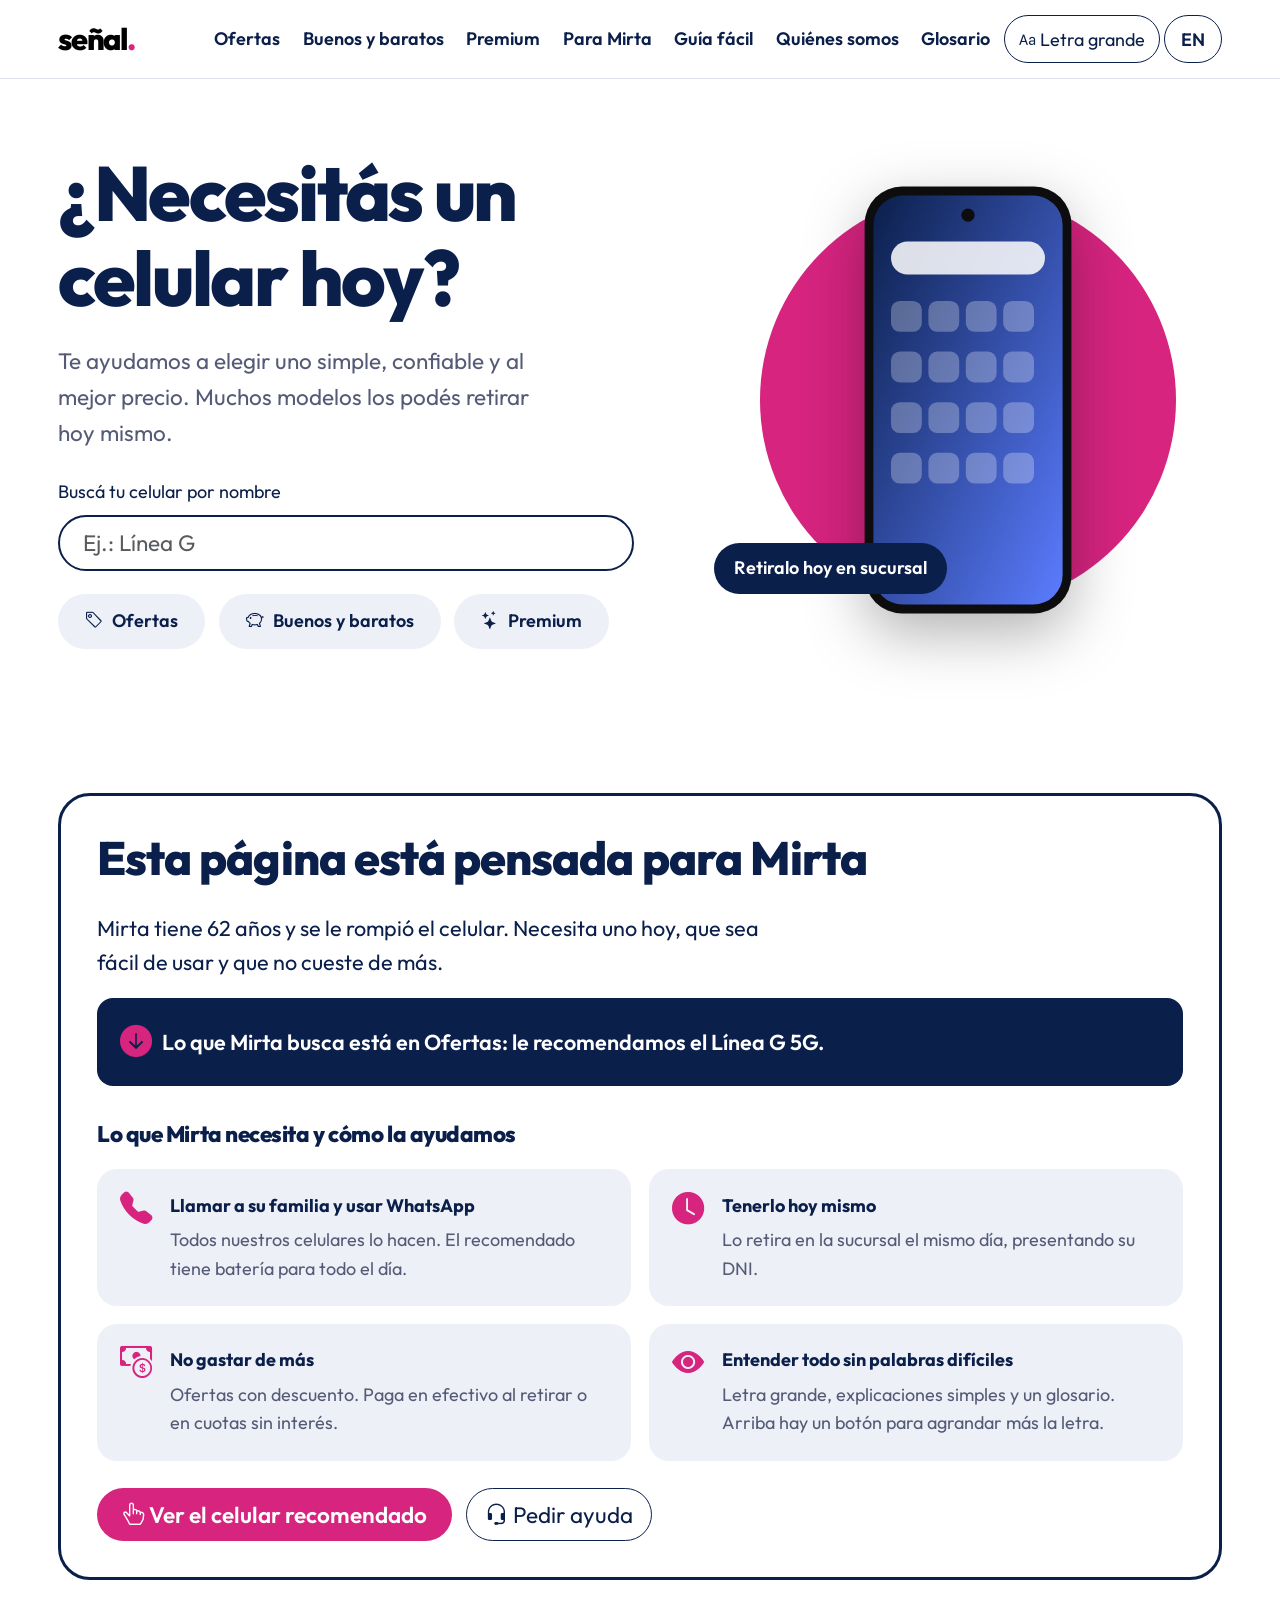
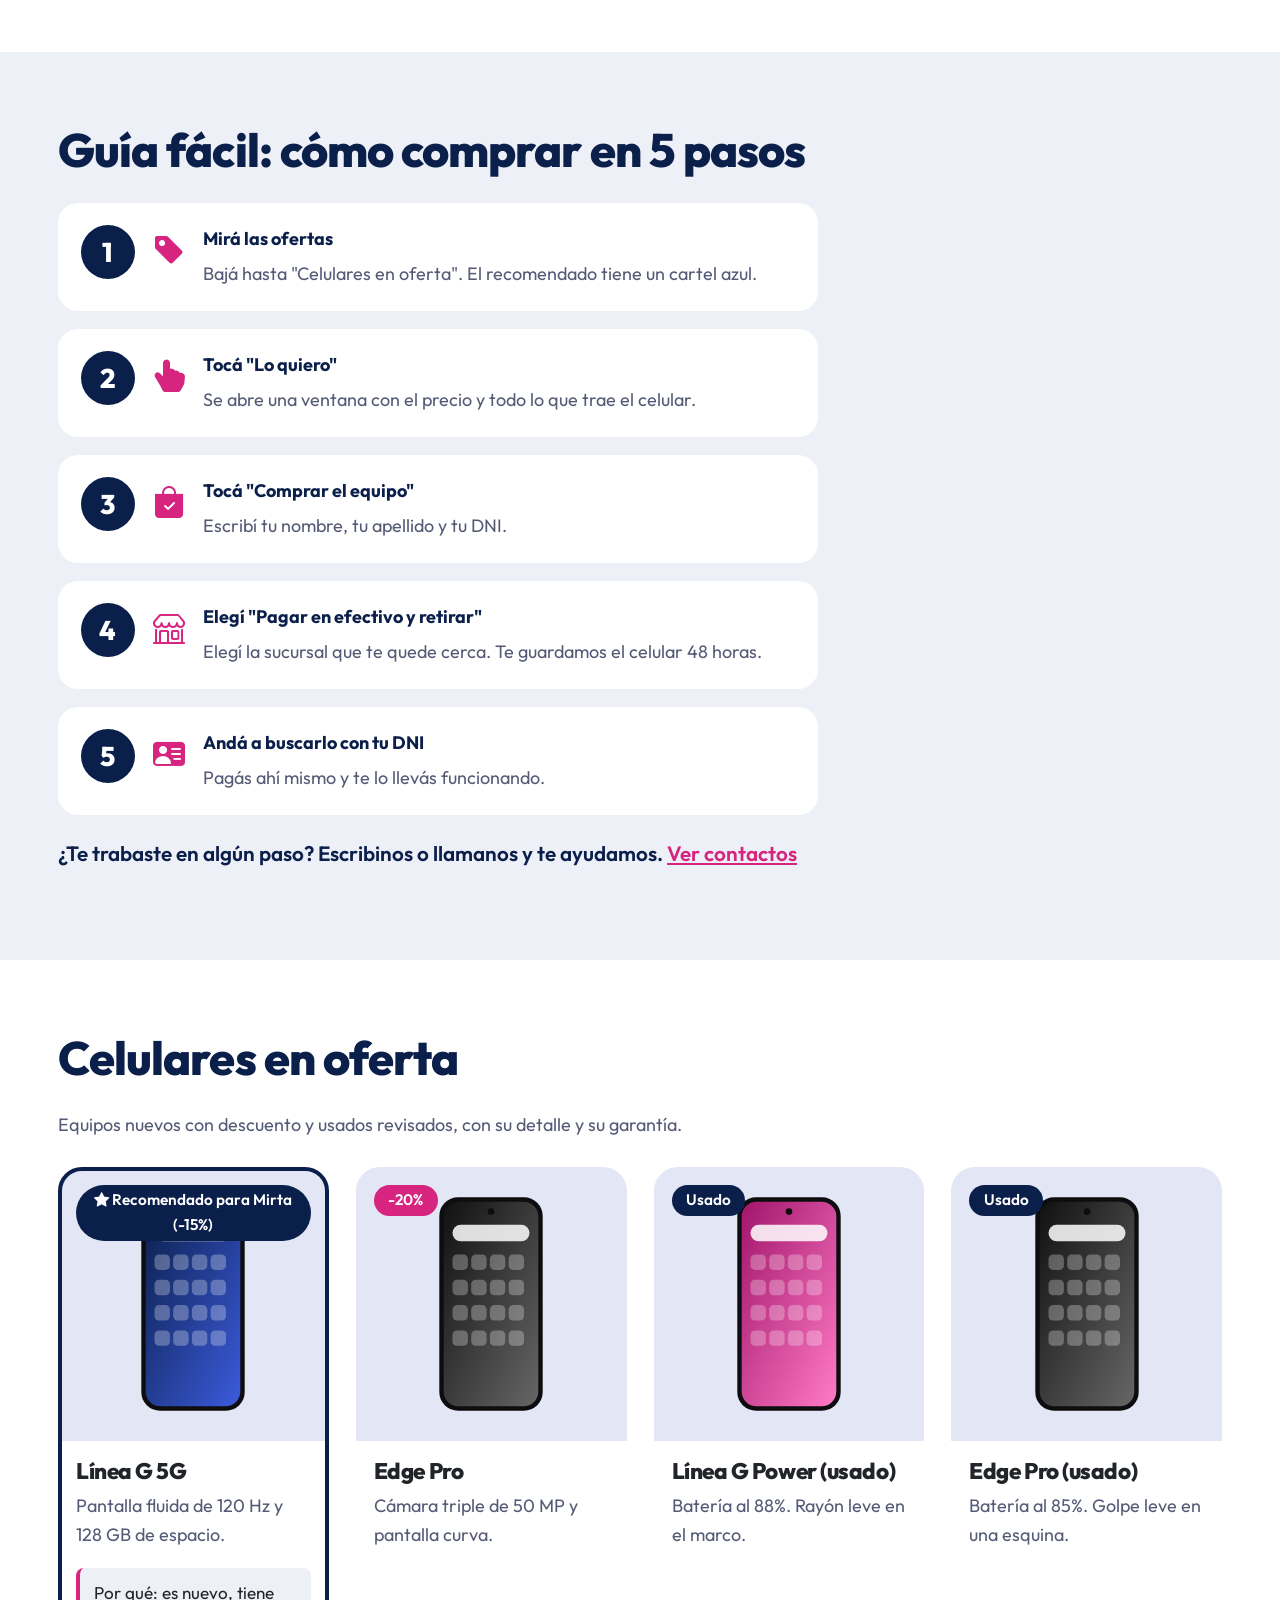
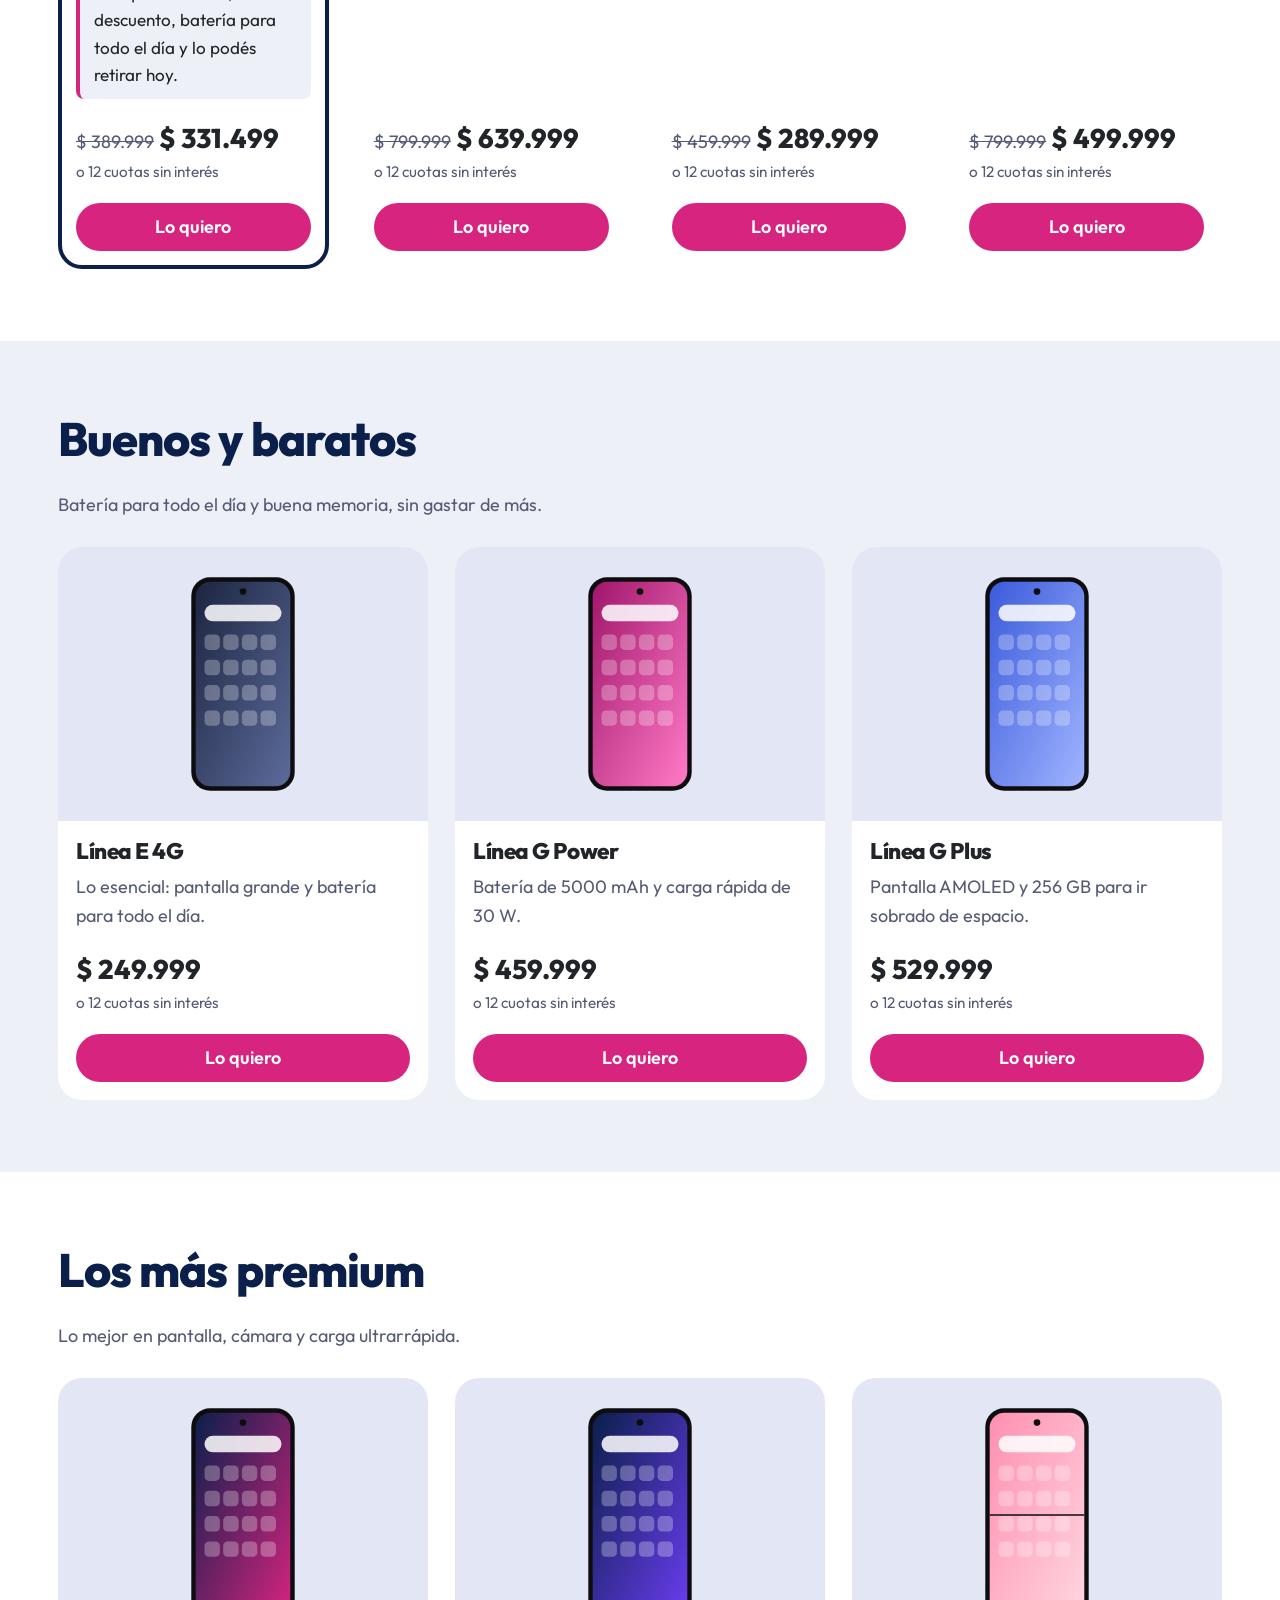
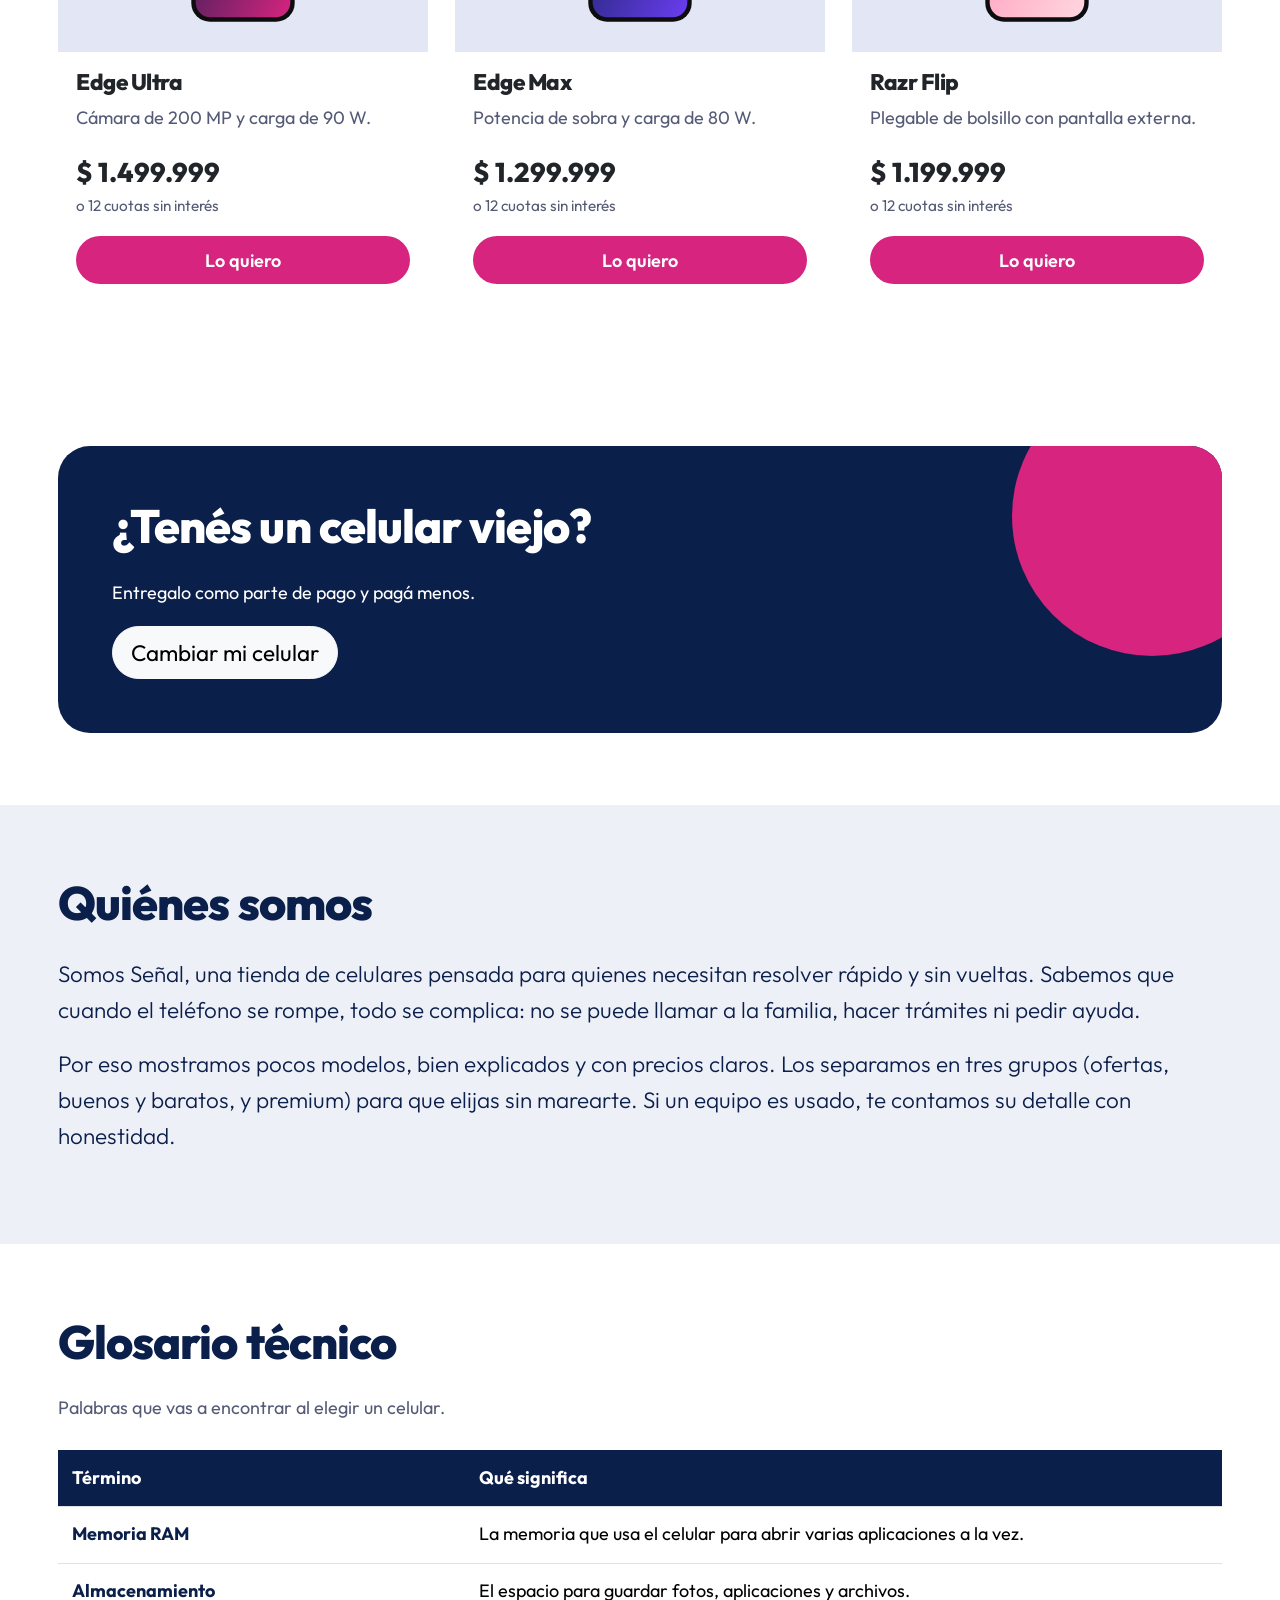
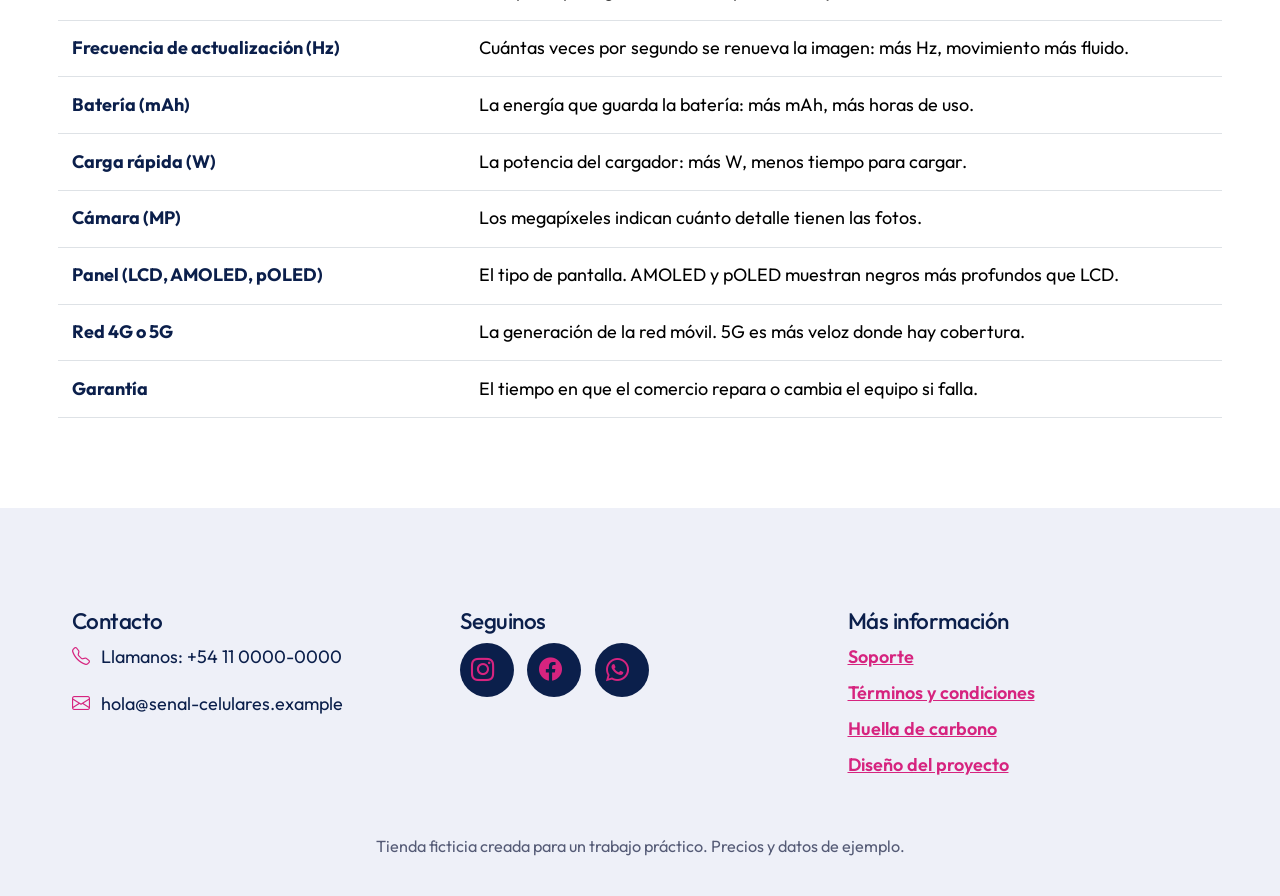
<file: senal-celulares-v/index.html>
<!DOCTYPE html>
<html lang="es">
<head>
  <meta charset="UTF-8">
  <meta name="viewport" content="width=device-width, initial-scale=1">
  <title>Señal | Celulares en oferta, buenos y baratos, y premium</title>
  <meta name="description" content="Tienda de celulares para quien necesita un teléfono hoy: ofertas, equipos buenos y baratos, y modelos premium. Retiro en sucursal y cuotas sin interés.">
  <link rel="icon" href="img/favicon.svg" type="image/svg+xml">

  <!-- Tipografía externa (Google Fonts): una sola familia con tres pesos, para cargar poco -->
  <link rel="preconnect" href="https://fonts.googleapis.com">
  <link rel="preconnect" href="https://fonts.gstatic.com" crossorigin>
  <link href="https://fonts.googleapis.com/css2?family=Outfit:wght@400;600;800&display=swap" rel="stylesheet">

  <!-- Bootstrap (diseño y componentes) e íconos -->
  <link href="https://cdn.jsdelivr.net/npm/bootstrap@5.3.3/dist/css/bootstrap.min.css" rel="stylesheet">
  <link href="https://cdn.jsdelivr.net/npm/bootstrap-icons@1.11.3/font/bootstrap-icons.min.css" rel="stylesheet">

  <!-- CSS propio: va último para poder sobrescribir a Bootstrap -->
  <link rel="stylesheet" href="css/index.css">
</head>
<body>
  <a class="salto" href="#contenido" data-i18n="salto">Saltar al contenido</a>

  <!-- HEADER semántico con el menú de navegación -->
  <header class="encabezado">
    <nav class="navbar navbar-expand-xl limite" aria-label="Menú principal">
      <a class="navbar-brand marca" href="index.html">señal<span class="punto">.</span></a>
      <button class="navbar-toggler" type="button" data-bs-toggle="collapse" data-bs-target="#menu" aria-controls="menu" aria-expanded="false" aria-label="Abrir menú">
        <span class="navbar-toggler-icon"></span>
      </button>
      <div class="collapse navbar-collapse" id="menu">
        <ul class="navbar-nav ms-auto align-items-xl-center gap-xl-1">
          <li class="nav-item"><a class="nav-link" href="index.html#ofertas" data-i18n="nav_ofertas">Ofertas</a></li>
          <li class="nav-item"><a class="nav-link" href="index.html#baratos" data-i18n="nav_baratos">Buenos y baratos</a></li>
          <li class="nav-item"><a class="nav-link" href="index.html#premium" data-i18n="nav_premium">Premium</a></li>
          <li class="nav-item"><a class="nav-link" href="index.html#para-mirta" data-i18n="nav_mirta">Para Mirta</a></li>
          <li class="nav-item"><a class="nav-link" href="index.html#guia" data-i18n="nav_guia">Guía fácil</a></li>
          <li class="nav-item"><a class="nav-link" href="index.html#quienes-somos" data-i18n="nav_quienes">Quiénes somos</a></li>
          <li class="nav-item"><a class="nav-link" href="index.html#glosario" data-i18n="nav_glosario">Glosario</a></li>
          <li class="nav-item"><button id="letra" class="btn btn-outline-dark rounded-pill" type="button" aria-pressed="false"><i class="bi bi-type" aria-hidden="true"></i> <span data-i18n="letra">Letra grande</span></button></li>
          <li class="nav-item"><button id="idioma" class="btn btn-outline-dark rounded-pill" type="button" aria-label="Cambiar idioma / Change language">EN</button></li>
        </ul>
      </div>
    </nav>
  </header>

  <main id="contenido" tabindex="-1">

    <!-- HERO: lo primero que ve la persona. El BUSCADOR está arriba, sin tener que bajar la pantalla (ver wireframe) -->
    <section id="inicio" class="hero limite" aria-labelledby="hero-t">
      <div class="hero-texto">
        <h1 id="hero-t" data-i18n="hero_t">¿Necesitás un celular hoy?</h1>
        <p class="hero-bajada" data-i18n="hero_p">Te ayudamos a elegir uno simple, confiable y al mejor precio. Muchos modelos los podés retirar hoy mismo.</p>
        <form class="buscador" role="search">
          <label class="form-label" for="buscador" data-i18n="buscar_l">Buscá tu celular por nombre</label>
          <input class="form-control form-control-lg" type="search" id="buscador" placeholder="Ej.: Línea G" data-i18n-ph="buscar_ph" autocomplete="off">
        </form>
        <ul class="categorias">
          <li><a href="#ofertas"><i class="bi bi-tag" aria-hidden="true"></i> <span data-i18n="nav_ofertas">Ofertas</span></a></li>
          <li><a href="#baratos"><i class="bi bi-piggy-bank" aria-hidden="true"></i> <span data-i18n="nav_baratos">Buenos y baratos</span></a></li>
          <li><a href="#premium"><i class="bi bi-stars" aria-hidden="true"></i> <span data-i18n="nav_premium">Premium</span></a></li>
        </ul>
      </div>
      <div class="hero-imagen">
        <img src="img/hero.svg" alt="Celular de pantalla azul con la grilla de aplicaciones" width="200" height="400">
        <span class="hero-sello" data-i18n="sello">Retiralo hoy en sucursal</span>
      </div>
    </section>

    <p id="sin-resultados" class="vacio limite" role="status" hidden data-i18n="sin_res">No encontramos celulares con ese nombre.</p>

    <!-- PARA MIRTA: explica en palabras simples para quién es la página y dónde está lo que busca -->
    <section id="para-mirta" class="limite seccion" aria-labelledby="mirta-t">
      <div class="mirta">
        <h2 id="mirta-t" data-i18n="mi_t">Esta página está pensada para Mirta</h2>
        <p class="mirta-lead" data-i18n="mi_p">Mirta tiene 62 años y se le rompió el celular. Necesita uno hoy, que sea fácil de usar y que no cueste de más.</p>
        <p class="mirta-respuesta"><i class="bi bi-arrow-down-circle-fill" aria-hidden="true"></i> <span data-i18n="mi_r">Lo que Mirta busca está en Ofertas: le recomendamos el Línea G 5G.</span></p>

        <h3 data-i18n="mi_n">Lo que Mirta necesita y cómo la ayudamos</h3>
        <!-- Grilla de 2 columnas que pasa a 1 en el celular -->
        <ul class="necesidades">
          <li><i class="bi bi-telephone-fill" aria-hidden="true"></i><div><strong data-i18n="n1_t">Llamar a su familia y usar WhatsApp</strong><p data-i18n="n1_d">Todos nuestros celulares lo hacen. El recomendado tiene batería para todo el día.</p></div></li>
          <li><i class="bi bi-clock-fill" aria-hidden="true"></i><div><strong data-i18n="n2_t">Tenerlo hoy mismo</strong><p data-i18n="n2_d">Lo retira en la sucursal el mismo día, presentando su DNI.</p></div></li>
          <li><i class="bi bi-cash-coin" aria-hidden="true"></i><div><strong data-i18n="n3_t">No gastar de más</strong><p data-i18n="n3_d">Ofertas con descuento. Paga en efectivo al retirar o en cuotas sin interés.</p></div></li>
          <li><i class="bi bi-eye-fill" aria-hidden="true"></i><div><strong data-i18n="n4_t">Entender todo sin palabras difíciles</strong><p data-i18n="n4_d">Letra grande, explicaciones simples y un glosario. Arriba hay un botón para agrandar más la letra.</p></div></li>
        </ul>

        <div class="mirta-botones">
          <a class="btn btn-acento btn-lg" href="#ofertas"><i class="bi bi-hand-index-thumb" aria-hidden="true"></i> <span data-i18n="mi_b1">Ver el celular recomendado</span></a>
          <a class="btn btn-outline-dark btn-lg rounded-pill" href="soporte.html"><i class="bi bi-headset" aria-hidden="true"></i> <span data-i18n="mi_b2">Pedir ayuda</span></a>
        </div>
      </div>
    </section>

    <!-- GUÍA FÁCIL: los pasos para comprar, en una lista numerada con palabras simples -->
    <section id="guia" class="fondo-humo seccion" aria-labelledby="guia-t">
      <div class="limite">
        <h2 id="guia-t" data-i18n="gu_t">Guía fácil: cómo comprar en 5 pasos</h2>
        <ol class="guia">
          <li><i class="bi bi-tag-fill" aria-hidden="true"></i><div><strong data-i18n="gu1_t">Mirá las ofertas</strong><p data-i18n="gu1_d">Bajá hasta "Celulares en oferta". El recomendado tiene un cartel azul.</p></div></li>
          <li><i class="bi bi-hand-index-thumb-fill" aria-hidden="true"></i><div><strong data-i18n="gu2_t">Tocá "Lo quiero"</strong><p data-i18n="gu2_d">Se abre una ventana con el precio y todo lo que trae el celular.</p></div></li>
          <li><i class="bi bi-bag-check-fill" aria-hidden="true"></i><div><strong data-i18n="gu3_t">Tocá "Comprar el equipo"</strong><p data-i18n="gu3_d">Escribí tu nombre, tu apellido y tu DNI.</p></div></li>
          <li><i class="bi bi-shop" aria-hidden="true"></i><div><strong data-i18n="gu4_t">Elegí "Pagar en efectivo y retirar"</strong><p data-i18n="gu4_d">Elegí la sucursal que te quede cerca. Te guardamos el celular 48 horas.</p></div></li>
          <li><i class="bi bi-person-vcard-fill" aria-hidden="true"></i><div><strong data-i18n="gu5_t">Andá a buscarlo con tu DNI</strong><p data-i18n="gu5_d">Pagás ahí mismo y te lo llevás funcionando.</p></div></li>
        </ol>
        <p class="guia-ayuda"><span data-i18n="gu_ayuda">¿Te trabaste en algún paso? Escribinos o llamanos y te ayudamos.</span> <a href="soporte.html" data-i18n="gu_link">Ver contactos</a></p>
      </div>
    </section>

    <!-- CATÁLOGO: las tres secciones salen de las consultas SQL (base-de-datos/consultas.sql) -->
    <section id="ofertas" class="limite seccion" aria-labelledby="ofertas-t">
        <h2 id="ofertas-t" data-i18n="of_t">Celulares en oferta</h2>
        <p class="intro" data-i18n="of_p">Equipos nuevos con descuento y usados revisados, con su detalle y su garantía.</p>
        <div class="row row-cols-1 row-cols-sm-2 row-cols-lg-4 g-4" data-lista="ofertas"></div>
    </section>
    <section id="baratos" class="fondo-humo seccion" aria-labelledby="baratos-t">
      <div class="limite">
        <h2 id="baratos-t" data-i18n="ba_t">Buenos y baratos</h2>
        <p class="intro" data-i18n="ba_p">Batería para todo el día y buena memoria, sin gastar de más.</p>
        <div class="row row-cols-1 row-cols-sm-2 row-cols-lg-3 g-4" data-lista="baratos"></div>
      </div>
    </section>
    <section id="premium" class="limite seccion" aria-labelledby="premium-t">
        <h2 id="premium-t" data-i18n="pr_t">Los más premium</h2>
        <p class="intro" data-i18n="pr_p">Lo mejor en pantalla, cámara y carga ultrarrápida.</p>
        <div class="row row-cols-1 row-cols-sm-2 row-cols-lg-3 g-4" data-lista="premium"></div>
    </section>

    <!-- CANJE: contenido secundario (aside) que abre la ventana de comparación -->
    <aside class="limite seccion">
      <div class="promo">
        <h2 data-i18n="c_t">¿Tenés un celular viejo?</h2>
        <p data-i18n="c_d">Entregalo como parte de pago y pagá menos.</p>
        <button type="button" class="btn btn-light btn-lg rounded-pill" data-bs-toggle="modal" data-bs-target="#canje" data-i18n="c_b">Cambiar mi celular</button>
      </div>
    </aside>

    <!-- QUIÉNES SOMOS: texto de Prácticas del Lenguaje (microcopywriting y corrección de estilo) -->
    <section id="quienes-somos" class="fondo-humo seccion" aria-labelledby="q-t">
      <div class="limite">
        <h2 id="q-t" data-i18n="q_t">Quiénes somos</h2>
        <p class="lead" data-i18n="q_1">Somos Señal, una tienda de celulares pensada para quienes necesitan resolver rápido y sin vueltas. Sabemos que cuando el teléfono se rompe, todo se complica: no se puede llamar a la familia, hacer trámites ni pedir ayuda.</p>
        <p class="lead" data-i18n="q_2">Por eso mostramos pocos modelos, bien explicados y con precios claros. Los separamos en tres grupos (ofertas, buenos y baratos, y premium) para que elijas sin marearte. Si un equipo es usado, te contamos su detalle con honestidad.</p>
      </div>
    </section>

    <!-- GLOSARIO TÉCNICO bilingüe (Inglés) -->
    <section id="glosario" class="limite seccion" aria-labelledby="g-t">
      <h2 id="g-t" data-i18n="g_t">Glosario técnico</h2>
      <p class="intro" data-i18n="g_p">Palabras que vas a encontrar al elegir un celular.</p>
      <div class="table-responsive">
        <!-- Una sola tabla: el texto está en español y el botón EN/ES lo cambia por las traducciones de app.js (claves gl1_t, gl1_d...) -->
        <table class="table tabla-glosario">
          <thead><tr><th scope="col" data-i18n="g_h1">Término</th><th scope="col" data-i18n="g_h2">Qué significa</th></tr></thead>
          <tbody>
            <tr><th scope="row" data-i18n="gl1_t">Memoria RAM</th><td data-i18n="gl1_d">La memoria que usa el celular para abrir varias aplicaciones a la vez.</td></tr>
            <tr><th scope="row" data-i18n="gl2_t">Almacenamiento</th><td data-i18n="gl2_d">El espacio para guardar fotos, aplicaciones y archivos.</td></tr>
            <tr><th scope="row" data-i18n="gl3_t">Frecuencia de actualización (Hz)</th><td data-i18n="gl3_d">Cuántas veces por segundo se renueva la imagen: más Hz, movimiento más fluido.</td></tr>
            <tr><th scope="row" data-i18n="gl4_t">Batería (mAh)</th><td data-i18n="gl4_d">La energía que guarda la batería: más mAh, más horas de uso.</td></tr>
            <tr><th scope="row" data-i18n="gl5_t">Carga rápida (W)</th><td data-i18n="gl5_d">La potencia del cargador: más W, menos tiempo para cargar.</td></tr>
            <tr><th scope="row" data-i18n="gl6_t">Cámara (MP)</th><td data-i18n="gl6_d">Los megapíxeles indican cuánto detalle tienen las fotos.</td></tr>
            <tr><th scope="row" data-i18n="gl7_t">Panel (LCD, AMOLED, pOLED)</th><td data-i18n="gl7_d">El tipo de pantalla. AMOLED y pOLED muestran negros más profundos que LCD.</td></tr>
            <tr><th scope="row" data-i18n="gl8_t">Red 4G o 5G</th><td data-i18n="gl8_d">La generación de la red móvil. 5G es más veloz donde hay cobertura.</td></tr>
            <tr><th scope="row" data-i18n="gl9_t">Garantía</th><td data-i18n="gl9_d">El tiempo en que el comercio repara o cambia el equipo si falla.</td></tr>
          </tbody>
        </table>
      </div>
    </section>
  </main>

  <!-- Ventana de detalle: se completa con los datos del celular elegido (js/app.js) -->
  <div class="modal fade" id="detalle" tabindex="-1" aria-labelledby="detalle-titulo" aria-hidden="true">
    <div class="modal-dialog modal-dialog-centered modal-lg modal-dialog-scrollable">
      <div class="modal-content detalle">
        <div class="modal-header">
          <h2 class="modal-title" id="detalle-titulo"></h2>
          <button type="button" class="btn-close" data-bs-dismiss="modal" aria-label="Cerrar" data-i18n-aria="cerrar"></button>
        </div>
        <div class="modal-body">
          <div class="row g-4 align-items-center">
            <div class="col-md-5"><div class="detalle-imagen"><img id="detalle-img" src="img/hero.svg" alt="" width="200" height="400"></div></div>
            <div class="col-md-7">
              <p class="detalle-precio" id="detalle-precio"></p>
              <table class="table detalle-tabla"><tbody id="detalle-specs"></tbody></table>
            </div>
          </div>
        </div>
        <div class="modal-footer">
          <button type="button" class="btn btn-outline-dark rounded-pill" data-bs-dismiss="modal" data-i18n="d_seguir">Seguir viendo</button>
          <button type="button" class="btn btn-acento" id="ir-comprar" data-i18n="d_comprar">Comprar el equipo</button>
        </div>
      </div>
    </div>
  </div>

  <!-- Ventana de compra: formulario simulado (no se envía ni se guarda nada) -->
  <div class="modal fade" id="compra" tabindex="-1" aria-labelledby="compra-titulo" aria-hidden="true">
    <div class="modal-dialog modal-dialog-centered modal-lg modal-dialog-scrollable">
      <div class="modal-content detalle">
        <div class="modal-header">
          <h2 class="modal-title" id="compra-titulo" data-i18n="cm_t">Comprar el equipo</h2>
          <button type="button" class="btn-close" data-bs-dismiss="modal" aria-label="Cerrar" data-i18n-aria="cerrar"></button>
        </div>
        <div class="modal-body">
          <div class="alert alert-warning small" data-i18n="cm_aviso">Compra de ejemplo para el trabajo práctico: no ingreses datos reales de tu tarjeta. No se envía ni se guarda nada.</div>
          <div class="resumen mb-3">
            <div class="d-flex justify-content-between"><span data-i18n="r_equipo">Equipo</span><strong id="c-equipo"></strong></div>
            <div class="d-flex justify-content-between"><span data-i18n="r_precio">Precio</span><strong id="c-precio"></strong></div>
            <div class="d-flex justify-content-between"><span data-i18n="r_desc">Descuento</span><strong id="c-desc"></strong></div>
            <div class="d-flex justify-content-between fs-5"><span data-i18n="r_total">Total</span><strong id="c-total"></strong></div>
            <small class="text-secondary" id="c-cuotas"></small>
          </div>
          <form id="form-compra">
            <div class="row g-3">
              <div class="col-sm-6"><label class="form-label" for="c-nombre" data-i18n="f_nombre">Nombre</label><input class="form-control" id="c-nombre" required autocomplete="given-name"></div>
              <div class="col-sm-6"><label class="form-label" for="c-apellido" data-i18n="f_apellido">Apellido</label><input class="form-control" id="c-apellido" required autocomplete="family-name"></div>
              <div class="col-sm-6"><label class="form-label" for="c-dni" data-i18n="f_dni">DNI</label><input class="form-control" id="c-dni" required inputmode="numeric" pattern="[0-9]{7,8}" maxlength="8" placeholder="12345678"></div>
              <div class="col-sm-6">
                <label class="form-label" for="banco" data-i18n="f_banco">Banco o billetera con descuento</label>
                <select class="form-select" id="banco">
                  <option value="0" data-desc="0" data-i18n="f_sinpromo">Sin promoción</option>
                  <option value="1" data-desc="15">Banco del Plata: 15%</option>
                  <option value="2" data-desc="10">Banco Sur: 10%</option>
                  <option value="3" data-desc="12">Billetera Pago Fácil: 12%</option>
                  <option value="4" data-desc="8">Billetera MiPlata: 8%</option>
                </select>
              </div>
              <div class="col-12">
                <div class="form-check form-check-inline"><input class="form-check-input" type="radio" name="metodo" id="tarjeta" checked><label class="form-check-label" for="tarjeta" data-i18n="f_tarjeta">Pagar con tarjeta</label></div>
                <div class="form-check form-check-inline"><input class="form-check-input" type="radio" name="metodo" id="efectivo"><label class="form-check-label" for="efectivo" data-i18n="f_efectivo">Pagar en efectivo y retirar</label></div>
              </div>
              <!-- Un fieldset desactivado no se valida: así tarjeta y efectivo no se estorban -->
              <fieldset id="grupo-tarjeta" class="row g-3 m-0">
                <div class="col-12"><label class="form-label" for="c-numero" data-i18n="f_numero">Número de tarjeta</label><input class="form-control" id="c-numero" required inputmode="numeric" pattern="[0-9 ]{15,19}" maxlength="19" autocomplete="cc-number" placeholder="0000 0000 0000 0000"></div>
                <div class="col-sm-4"><label class="form-label" for="c-venc" data-i18n="f_venc">Vencimiento</label><input class="form-control" id="c-venc" required pattern="(0[1-9]|1[0-2])/[0-9]{2}" maxlength="5" autocomplete="cc-exp" placeholder="MM/AA"></div>
                <div class="col-sm-4"><label class="form-label" for="c-codigo" data-i18n="f_codigo">Código de seguridad</label><input class="form-control" id="c-codigo" required type="password" inputmode="numeric" pattern="[0-9]{3,4}" maxlength="4" autocomplete="cc-csc"></div>
                <div class="col-sm-4"><label class="form-label" for="cuotas" data-i18n="f_cuotas">Cuotas</label><select class="form-select" id="cuotas"><option>1</option><option>3</option><option>6</option><option selected>12</option></select></div>
              </fieldset>
              <fieldset id="grupo-retiro" class="row g-3 m-0" hidden disabled>
                <div class="col-12">
                  <label class="form-label" for="sucursal" data-i18n="f_sucursal">Sucursal de retiro</label>
                  <select class="form-select" id="sucursal" required></select>
                  <small class="text-secondary" data-i18n="f_reserva">Reservamos tu equipo 48 horas. Pagás en efectivo al retirarlo, con tu DNI.</small>
                </div>
              </fieldset>
            </div>
          </form>
          <div id="compra-ok" class="alert alert-success mt-3" role="status" hidden></div>
          <div class="accordion mt-4" id="seguridad">
            <div class="accordion-item"><h3 class="accordion-header"><button class="accordion-button collapsed" type="button" data-bs-toggle="collapse" data-bs-target="#seg1" aria-expanded="false" aria-controls="seg1"><i class="bi bi-shield-lock me-2" aria-hidden="true"></i> <span data-i18n="s1_t">¿Cómo cuidamos tus datos?</span></button></h3>
              <div id="seg1" class="accordion-collapse collapse" data-bs-parent="#seguridad"><div class="accordion-body"><ul class="mb-0"><li data-i18n="s1a">Conexión cifrada: la dirección empieza con https y se ve un candado.</li><li data-i18n="s1b">No guardamos el código de seguridad de tu tarjeta.</li><li data-i18n="s1c">Nunca te pedimos claves ni códigos que te lleguen por mensaje.</li></ul></div></div></div>
            <div class="accordion-item"><h3 class="accordion-header"><button class="accordion-button collapsed" type="button" data-bs-toggle="collapse" data-bs-target="#seg2" aria-expanded="false" aria-controls="seg2"><i class="bi bi-patch-check me-2" aria-hidden="true"></i> <span data-i18n="s2_t">¿Qué beneficios tiene comprar seguro?</span></button></h3>
              <div id="seg2" class="accordion-collapse collapse" data-bs-parent="#seguridad"><div class="accordion-body"><ul class="mb-0"><li data-i18n="s2a">Factura a tu nombre y garantía del equipo.</li><li data-i18n="s2b">Retiro en sucursal con tu DNI: nadie más puede llevarse tu equipo.</li><li data-i18n="s2c">Podés arrepentirte: tenés 10 días corridos en compras a distancia.</li></ul></div></div></div>
          </div>
        </div>
        <div class="modal-footer">
          <button type="button" class="btn btn-outline-dark rounded-pill" data-bs-dismiss="modal" data-i18n="cm_cancelar">Cancelar</button>
          <button type="submit" form="form-compra" class="btn btn-acento" data-i18n="cm_confirmar">Confirmar compra</button>
        </div>
      </div>
    </div>
  </div>

  <!-- Ventana de canje: compara cuánto te descuentan en cada celular -->
  <div class="modal fade" id="canje" tabindex="-1" aria-labelledby="canje-titulo" aria-hidden="true">
    <div class="modal-dialog modal-dialog-centered modal-lg modal-dialog-scrollable">
      <div class="modal-content detalle">
        <div class="modal-header">
          <h2 class="modal-title" id="canje-titulo" data-i18n="ca_t">Cambiá tu celular</h2>
          <button type="button" class="btn-close" data-bs-dismiss="modal" aria-label="Cerrar" data-i18n-aria="cerrar"></button>
        </div>
        <div class="modal-body">
          <div class="row g-3">
            <div class="col-md-7">
              <label class="form-label" for="canje-modelo" data-i18n="ca_modelo">Modelo de tu celular</label>
              <input class="form-control" id="canje-modelo" list="lista-canje" placeholder="Ej.: Señal Pro X2s" data-i18n-ph="ca_ph" autocomplete="off">
              <datalist id="lista-canje"></datalist>
            </div>
            <div class="col-md-5">
              <label class="form-label" for="canje-estado" data-i18n="ca_estado">Estado</label>
              <select class="form-select" id="canje-estado">
                <option value="1" data-i18n="est1">Excelente</option>
                <option value="0.8" data-i18n="est2" selected>Bueno</option>
                <option value="0.6" data-i18n="est3">Con detalles</option>
              </select>
            </div>
          </div>
          <p id="canje-msg" class="fw-semibold mt-3" role="status"></p>
          <div class="table-responsive">
            <table class="table detalle-tabla">
              <thead><tr><th data-i18n="th_equipo">Equipo</th><th data-i18n="th_precio">Precio</th><th data-i18n="th_desc">Te descontamos</th><th data-i18n="th_pagas">Pagás</th></tr></thead>
              <tbody id="canje-resultado"></tbody>
            </table>
          </div>
          <p class="nota" data-i18n="ca_nota">Valores de ejemplo. El descuento nunca supera el precio del equipo nuevo.</p>
        </div>
      </div>
    </div>
  </div>

  <!-- FOOTER semántico: contacto, enlaces a redes sociales y a los términos de uso -->
  <footer id="contacto" class="pie">
    <div class="limite row g-4">
      <div class="col-md-4">
        <h2 class="h5" data-i18n="f_contacto">Contacto</h2>
        <p><i class="bi bi-telephone" aria-hidden="true"></i> <span data-i18n="f_tel">Llamanos: +54 11 0000-0000</span></p>
        <p><i class="bi bi-envelope" aria-hidden="true"></i> hola@senal-celulares.example</p>
      </div>
      <div class="col-md-4">
        <h2 class="h5" data-i18n="f_redes">Seguinos</h2>
        <!-- Enlaces de ejemplo a las redes: reemplazarlos por los perfiles reales -->
        <ul class="redes">
          <li><a href="https://www.instagram.com/" target="_blank" rel="noopener" aria-label="Instagram"><i class="bi bi-instagram"></i></a></li>
          <li><a href="https://www.facebook.com/" target="_blank" rel="noopener" aria-label="Facebook"><i class="bi bi-facebook"></i></a></li>
          <li><a href="https://www.whatsapp.com/" target="_blank" rel="noopener" aria-label="WhatsApp"><i class="bi bi-whatsapp"></i></a></li>
        </ul>
      </div>
      <div class="col-md-4">
        <h2 class="h5" data-i18n="f_info">Más información</h2>
        <ul class="enlaces">
          <li><a href="soporte.html" data-i18n="f_soporte">Soporte</a></li>
          <li><a href="terminos.html" data-i18n="f_terminos">Términos y condiciones</a></li>
          <li><a href="sostenibilidad.html" data-i18n="f_huella">Huella de carbono</a></li>
          <li><a href="diseno.html" data-i18n="f_diseno">Diseño del proyecto</a></li>
        </ul>
      </div>
      <p class="col-12 copy" data-i18n="f_fict">Tienda ficticia creada para un trabajo práctico. Precios y datos de ejemplo.</p>
    </div>
  </footer>

  <!-- Bootstrap JS: menú de celular, ventanas y acordeón -->
  <script src="https://cdn.jsdelivr.net/npm/bootstrap@5.3.3/dist/js/bootstrap.bundle.min.js"></script>
  <script src="datos/celulares.js"></script>
  <script src="js/app.js"></script>
</body>
</html>
</file>
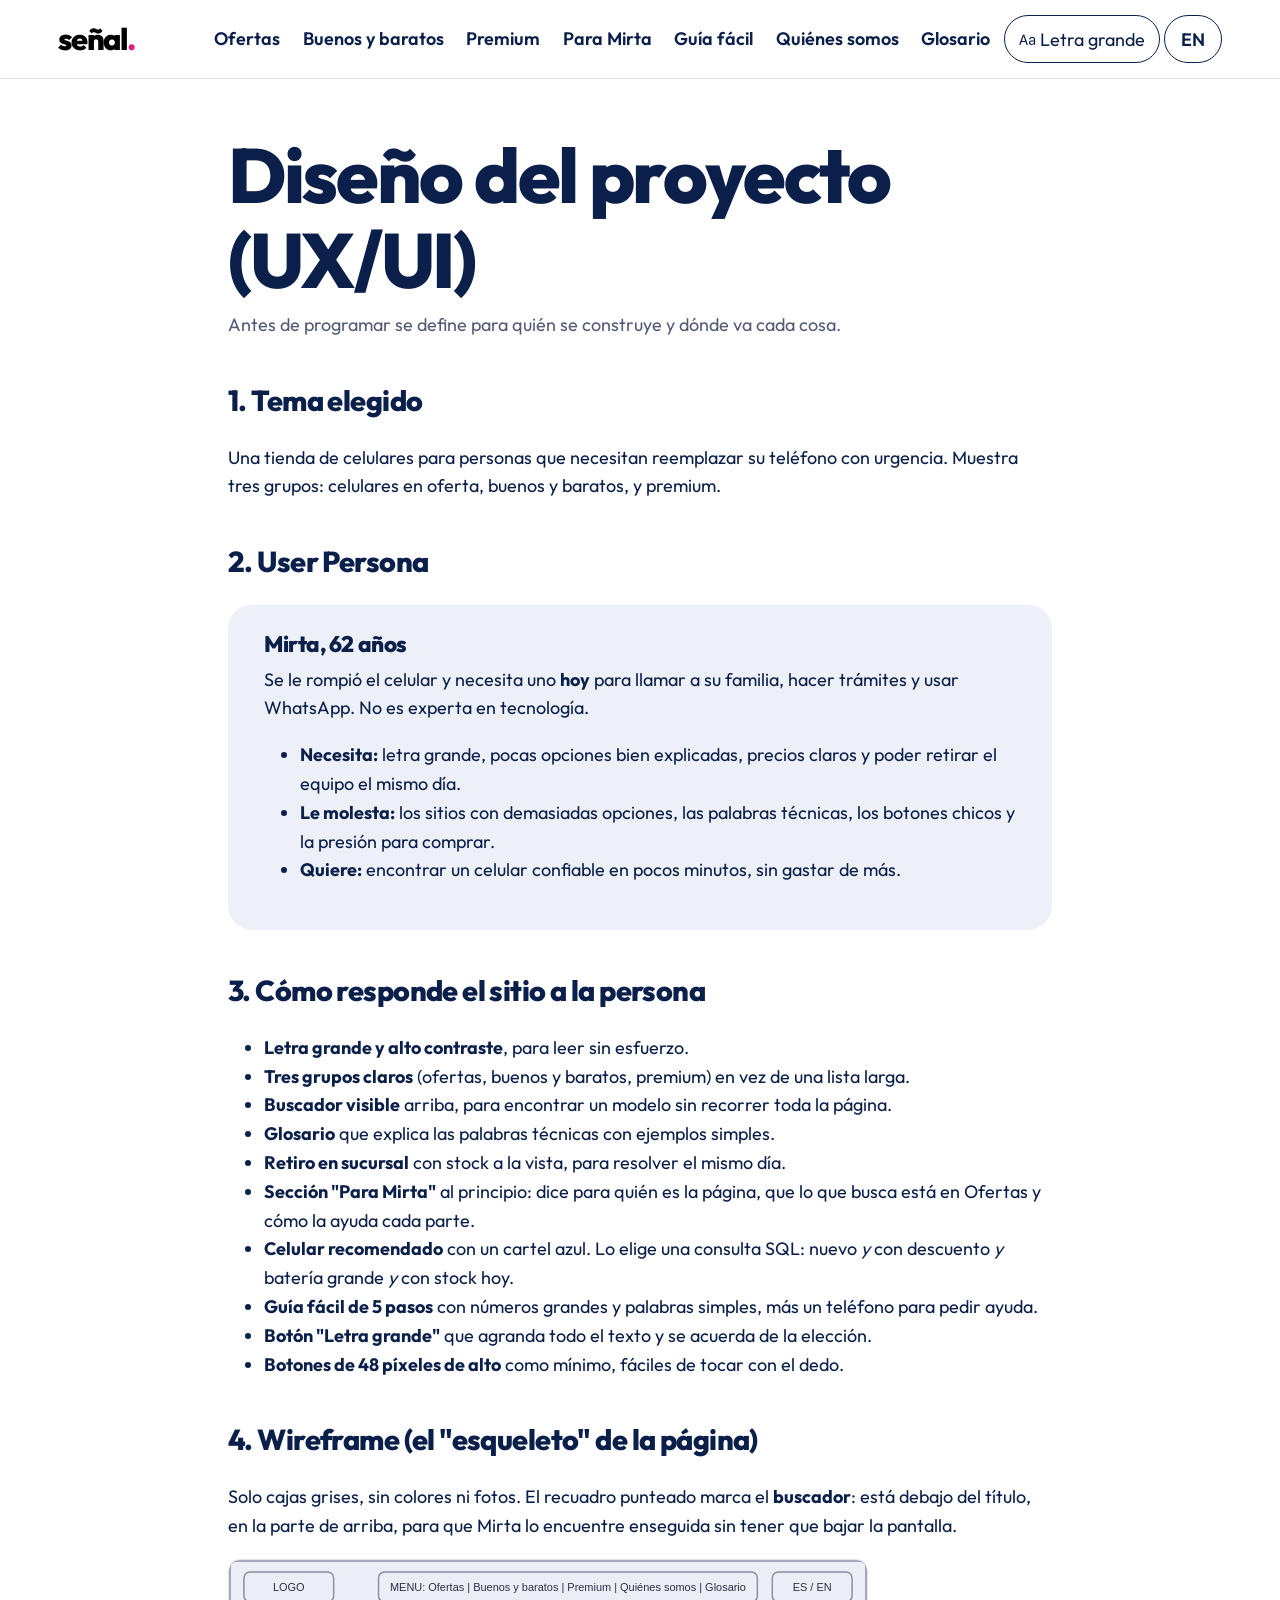
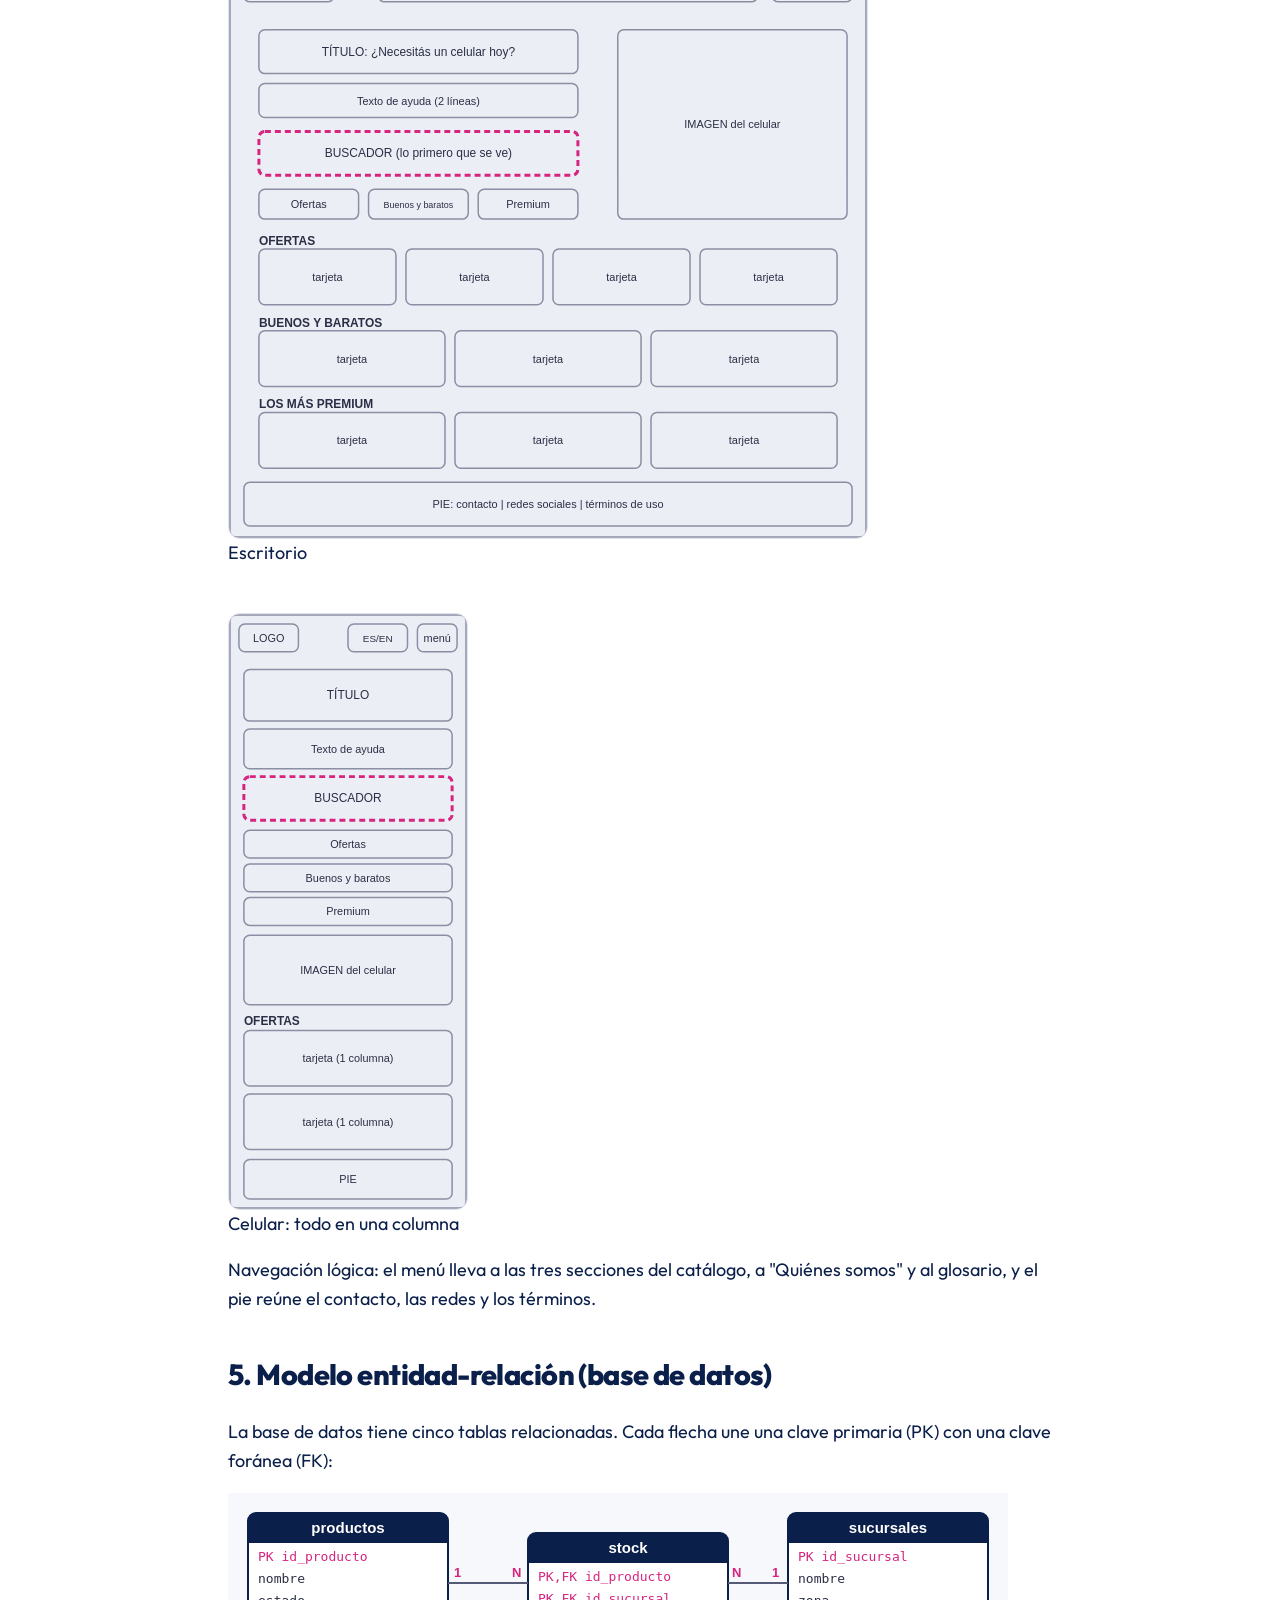
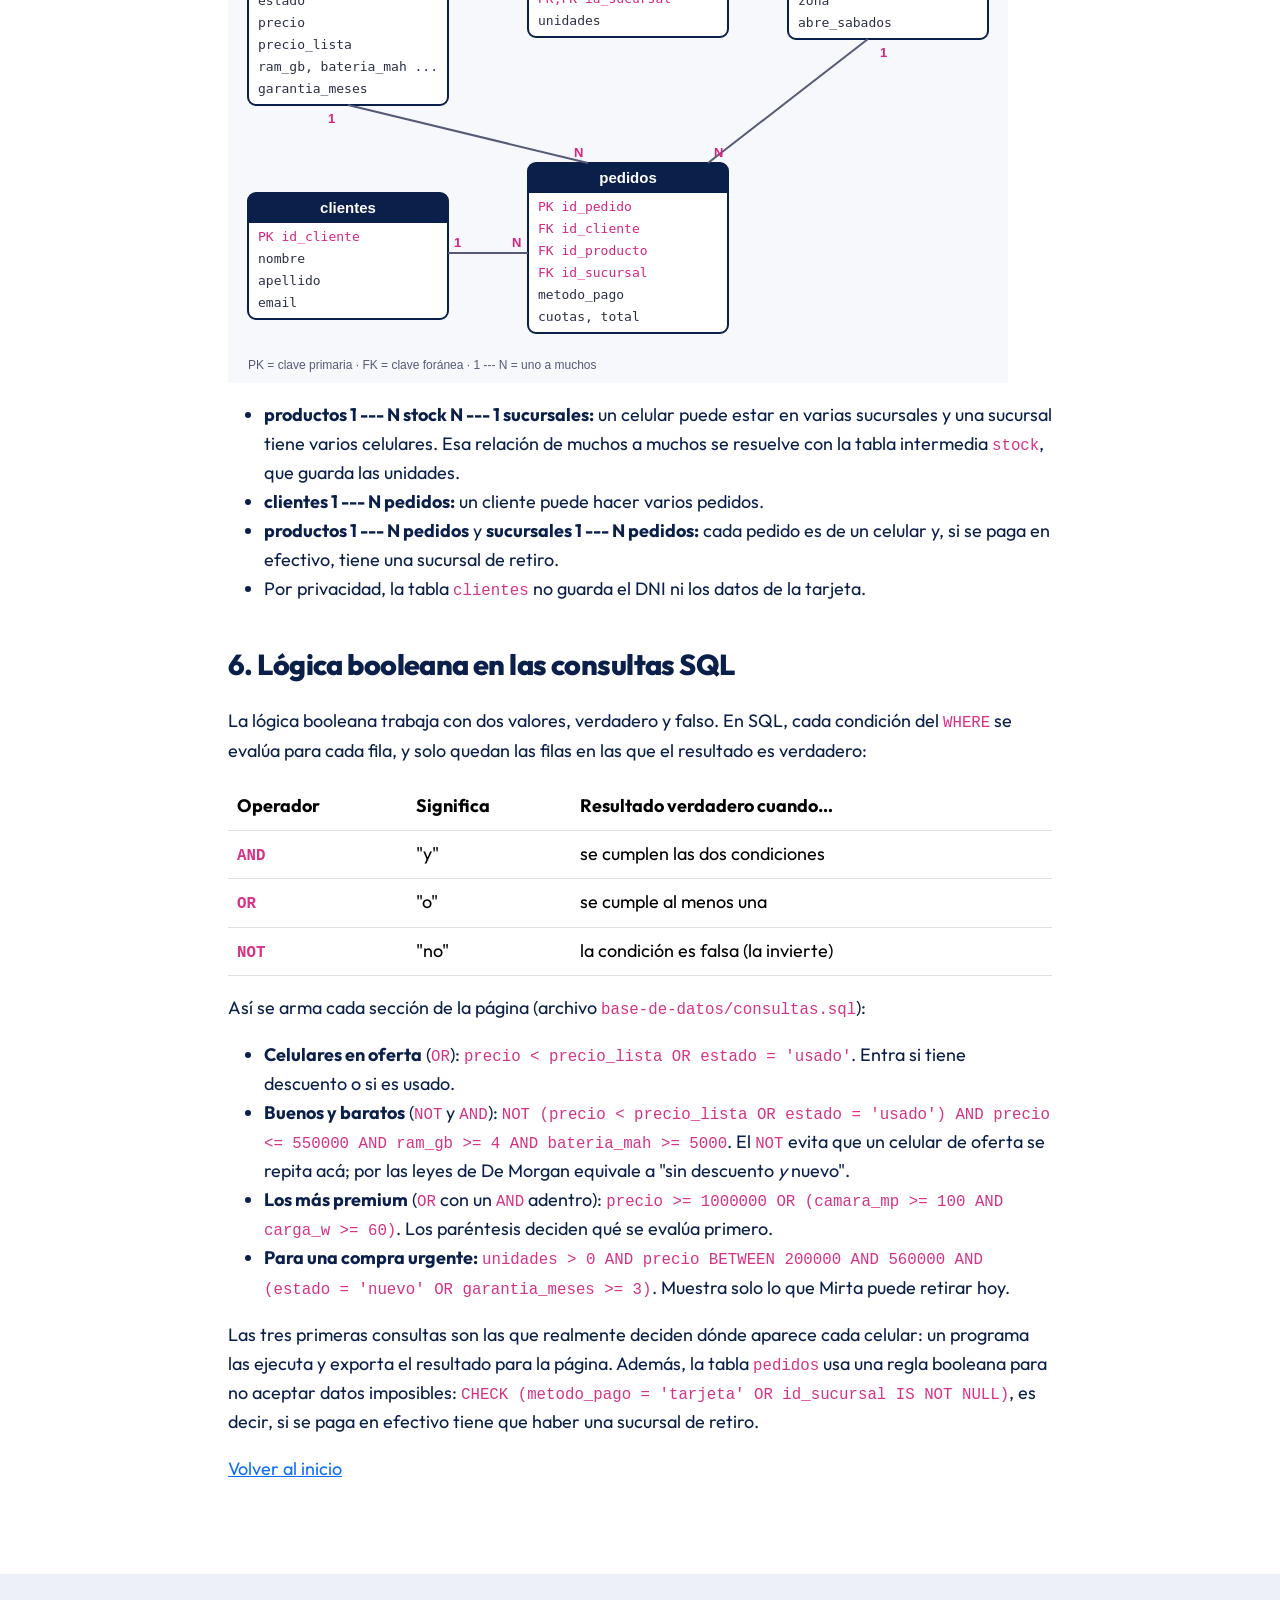
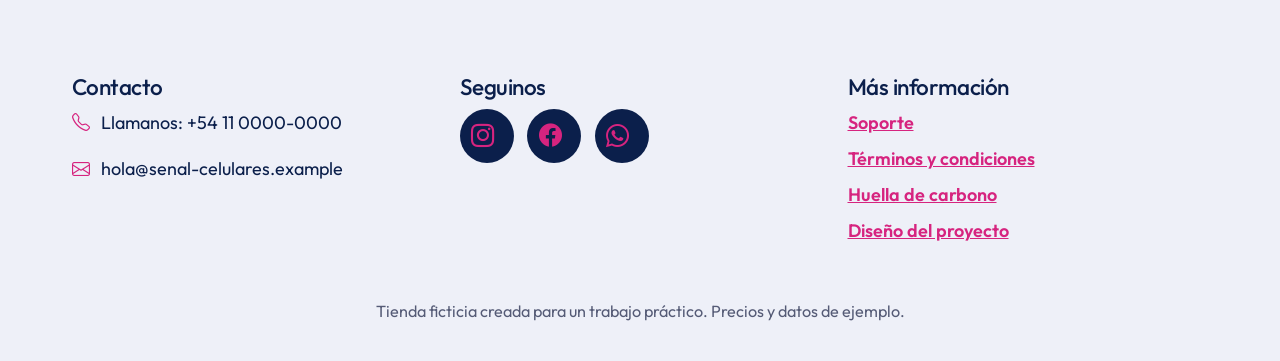
<file: senal-celulares-v/diseno.html>
<!DOCTYPE html>
<html lang="es">
<head>
  <meta charset="UTF-8">
  <meta name="viewport" content="width=device-width, initial-scale=1">
  <title>Diseño del proyecto (UX/UI) | Señal</title>
  <meta name="description" content="User persona, wireframe y decisiones de diseño del sitio Señal.">
  <link rel="icon" href="img/favicon.svg" type="image/svg+xml">

  <!-- Tipografía externa (Google Fonts): una sola familia con tres pesos, para cargar poco -->
  <link rel="preconnect" href="https://fonts.googleapis.com">
  <link rel="preconnect" href="https://fonts.gstatic.com" crossorigin>
  <link href="https://fonts.googleapis.com/css2?family=Outfit:wght@400;600;800&display=swap" rel="stylesheet">

  <!-- Bootstrap (diseño y componentes) e íconos -->
  <link href="https://cdn.jsdelivr.net/npm/bootstrap@5.3.3/dist/css/bootstrap.min.css" rel="stylesheet">
  <link href="https://cdn.jsdelivr.net/npm/bootstrap-icons@1.11.3/font/bootstrap-icons.min.css" rel="stylesheet">

  <!-- CSS propio: va último para poder sobrescribir a Bootstrap -->
  <link rel="stylesheet" href="css/index.css">
</head>
<body>
  <a class="salto" href="#contenido" data-i18n="salto">Saltar al contenido</a>

  <!-- HEADER semántico con el menú de navegación -->
  <header class="encabezado">
    <nav class="navbar navbar-expand-xl limite" aria-label="Menú principal">
      <a class="navbar-brand marca" href="index.html">señal<span class="punto">.</span></a>
      <button class="navbar-toggler" type="button" data-bs-toggle="collapse" data-bs-target="#menu" aria-controls="menu" aria-expanded="false" aria-label="Abrir menú">
        <span class="navbar-toggler-icon"></span>
      </button>
      <div class="collapse navbar-collapse" id="menu">
        <ul class="navbar-nav ms-auto align-items-xl-center gap-xl-1">
          <li class="nav-item"><a class="nav-link" href="index.html#ofertas" data-i18n="nav_ofertas">Ofertas</a></li>
          <li class="nav-item"><a class="nav-link" href="index.html#baratos" data-i18n="nav_baratos">Buenos y baratos</a></li>
          <li class="nav-item"><a class="nav-link" href="index.html#premium" data-i18n="nav_premium">Premium</a></li>
          <li class="nav-item"><a class="nav-link" href="index.html#para-mirta" data-i18n="nav_mirta">Para Mirta</a></li>
          <li class="nav-item"><a class="nav-link" href="index.html#guia" data-i18n="nav_guia">Guía fácil</a></li>
          <li class="nav-item"><a class="nav-link" href="index.html#quienes-somos" data-i18n="nav_quienes">Quiénes somos</a></li>
          <li class="nav-item"><a class="nav-link" href="index.html#glosario" data-i18n="nav_glosario">Glosario</a></li>
          <li class="nav-item"><button id="letra" class="btn btn-outline-dark rounded-pill" type="button" aria-pressed="false"><i class="bi bi-type" aria-hidden="true"></i> <span data-i18n="letra">Letra grande</span></button></li>
          <li class="nav-item"><button id="idioma" class="btn btn-outline-dark rounded-pill" type="button" aria-label="Cambiar idioma / Change language">EN</button></li>
        </ul>
      </div>
    </nav>
  </header>

  <main id="contenido" class="limite pagina" tabindex="-1">
    <h1>Diseño del proyecto (UX/UI)</h1>
    <p class="intro">Antes de programar se define para quién se construye y dónde va cada cosa.</p>

    <h2>1. Tema elegido</h2>
    <p>Una tienda de celulares para personas que necesitan reemplazar su teléfono con urgencia. Muestra tres grupos: celulares en oferta, buenos y baratos, y premium.</p>

    <h2>2. User Persona</h2>
    <div class="persona">
      <h3 class="mt-0">Mirta, 62 años</h3>
      <p>Se le rompió el celular y necesita uno <strong>hoy</strong> para llamar a su familia, hacer trámites y usar WhatsApp. No es experta en tecnología.</p>
      <ul>
        <li><strong>Necesita:</strong> letra grande, pocas opciones bien explicadas, precios claros y poder retirar el equipo el mismo día.</li>
        <li><strong>Le molesta:</strong> los sitios con demasiadas opciones, las palabras técnicas, los botones chicos y la presión para comprar.</li>
        <li><strong>Quiere:</strong> encontrar un celular confiable en pocos minutos, sin gastar de más.</li>
      </ul>
    </div>

    <h2>3. Cómo responde el sitio a la persona</h2>
    <ul>
      <li><strong>Letra grande y alto contraste</strong>, para leer sin esfuerzo.</li>
      <li><strong>Tres grupos claros</strong> (ofertas, buenos y baratos, premium) en vez de una lista larga.</li>
      <li><strong>Buscador visible</strong> arriba, para encontrar un modelo sin recorrer toda la página.</li>
      <li><strong>Glosario</strong> que explica las palabras técnicas con ejemplos simples.</li>
      <li><strong>Retiro en sucursal</strong> con stock a la vista, para resolver el mismo día.</li>
      <li><strong>Sección "Para Mirta"</strong> al principio: dice para quién es la página, que lo que busca está en Ofertas y cómo la ayuda cada parte.</li>
      <li><strong>Celular recomendado</strong> con un cartel azul. Lo elige una consulta SQL: nuevo <em>y</em> con descuento <em>y</em> batería grande <em>y</em> con stock hoy.</li>
      <li><strong>Guía fácil de 5 pasos</strong> con números grandes y palabras simples, más un teléfono para pedir ayuda.</li>
      <li><strong>Botón "Letra grande"</strong> que agranda todo el texto y se acuerda de la elección.</li>
      <li><strong>Botones de 48 píxeles de alto</strong> como mínimo, fáciles de tocar con el dedo.</li>
    </ul>

    <h2>4. Wireframe (el "esqueleto" de la página)</h2>
    <p>Solo cajas grises, sin colores ni fotos. El recuadro punteado marca el <strong>buscador</strong>: está debajo del título, en la parte de arriba, para que Mirta lo encuentre enseguida sin tener que bajar la pantalla.</p>
    <div class="wireframes">
      <figure><img src="img/wireframe-escritorio.svg" alt="Wireframe de escritorio con el buscador debajo del título" width="640" height="580"><figcaption>Escritorio</figcaption></figure>
      <figure><img src="img/wireframe-celular.svg" alt="Wireframe de celular con el buscador debajo del título" width="240" height="600"><figcaption>Celular: todo en una columna</figcaption></figure>
    </div>
    <p>Navegación lógica: el menú lleva a las tres secciones del catálogo, a "Quiénes somos" y al glosario, y el pie reúne el contacto, las redes y los términos.</p>

    <h2>5. Modelo entidad-relación (base de datos)</h2>
    <p>La base de datos tiene cinco tablas relacionadas. Cada flecha une una clave primaria (PK) con una clave foránea (FK):</p>
    <figure><img src="img/modelo-er.svg" alt="Diagrama con las tablas productos, stock, sucursales, clientes y pedidos y sus relaciones" width="780" height="490" style="max-width: 100%; height: auto;"></figure>
    <ul>
      <li><strong>productos 1 --- N stock N --- 1 sucursales:</strong> un celular puede estar en varias sucursales y una sucursal tiene varios celulares. Esa relación de muchos a muchos se resuelve con la tabla intermedia <code>stock</code>, que guarda las unidades.</li>
      <li><strong>clientes 1 --- N pedidos:</strong> un cliente puede hacer varios pedidos.</li>
      <li><strong>productos 1 --- N pedidos</strong> y <strong>sucursales 1 --- N pedidos:</strong> cada pedido es de un celular y, si se paga en efectivo, tiene una sucursal de retiro.</li>
      <li>Por privacidad, la tabla <code>clientes</code> no guarda el DNI ni los datos de la tarjeta.</li>
    </ul>

    <h2>6. Lógica booleana en las consultas SQL</h2>
    <p>La lógica booleana trabaja con dos valores, verdadero y falso. En SQL, cada condición del <code>WHERE</code> se evalúa para cada fila, y solo quedan las filas en las que el resultado es verdadero:</p>
    <div class="table-responsive"><table class="table">
      <thead><tr><th>Operador</th><th>Significa</th><th>Resultado verdadero cuando…</th></tr></thead>
      <tbody>
        <tr><th scope="row"><code>AND</code></th><td>"y"</td><td>se cumplen las dos condiciones</td></tr>
        <tr><th scope="row"><code>OR</code></th><td>"o"</td><td>se cumple al menos una</td></tr>
        <tr><th scope="row"><code>NOT</code></th><td>"no"</td><td>la condición es falsa (la invierte)</td></tr>
      </tbody>
    </table></div>
    <p>Así se arma cada sección de la página (archivo <code>base-de-datos/consultas.sql</code>):</p>
    <ul>
      <li><strong>Celulares en oferta</strong> (<code>OR</code>): <code>precio &lt; precio_lista OR estado = 'usado'</code>. Entra si tiene descuento o si es usado.</li>
      <li><strong>Buenos y baratos</strong> (<code>NOT</code> y <code>AND</code>): <code>NOT (precio &lt; precio_lista OR estado = 'usado') AND precio &lt;= 550000 AND ram_gb &gt;= 4 AND bateria_mah &gt;= 5000</code>. El <code>NOT</code> evita que un celular de oferta se repita acá; por las leyes de De Morgan equivale a "sin descuento <em>y</em> nuevo".</li>
      <li><strong>Los más premium</strong> (<code>OR</code> con un <code>AND</code> adentro): <code>precio &gt;= 1000000 OR (camara_mp &gt;= 100 AND carga_w &gt;= 60)</code>. Los paréntesis deciden qué se evalúa primero.</li>
      <li><strong>Para una compra urgente:</strong> <code>unidades &gt; 0 AND precio BETWEEN 200000 AND 560000 AND (estado = 'nuevo' OR garantia_meses &gt;= 3)</code>. Muestra solo lo que Mirta puede retirar hoy.</li>
    </ul>
    <p>Las tres primeras consultas son las que realmente deciden dónde aparece cada celular: un programa las ejecuta y exporta el resultado para la página. Además, la tabla <code>pedidos</code> usa una regla booleana para no aceptar datos imposibles: <code>CHECK (metodo_pago = 'tarjeta' OR id_sucursal IS NOT NULL)</code>, es decir, si se paga en efectivo tiene que haber una sucursal de retiro.</p>
    <p><a href="index.html">Volver al inicio</a></p>
  </main>

  <!-- FOOTER semántico: contacto, enlaces a redes sociales y a los términos de uso -->
  <footer id="contacto" class="pie">
    <div class="limite row g-4">
      <div class="col-md-4">
        <h2 class="h5" data-i18n="f_contacto">Contacto</h2>
        <p><i class="bi bi-telephone" aria-hidden="true"></i> <span data-i18n="f_tel">Llamanos: +54 11 0000-0000</span></p>
        <p><i class="bi bi-envelope" aria-hidden="true"></i> hola@senal-celulares.example</p>
      </div>
      <div class="col-md-4">
        <h2 class="h5" data-i18n="f_redes">Seguinos</h2>
        <!-- Enlaces de ejemplo a las redes: reemplazarlos por los perfiles reales -->
        <ul class="redes">
          <li><a href="https://www.instagram.com/" target="_blank" rel="noopener" aria-label="Instagram"><i class="bi bi-instagram"></i></a></li>
          <li><a href="https://www.facebook.com/" target="_blank" rel="noopener" aria-label="Facebook"><i class="bi bi-facebook"></i></a></li>
          <li><a href="https://www.whatsapp.com/" target="_blank" rel="noopener" aria-label="WhatsApp"><i class="bi bi-whatsapp"></i></a></li>
        </ul>
      </div>
      <div class="col-md-4">
        <h2 class="h5" data-i18n="f_info">Más información</h2>
        <ul class="enlaces">
          <li><a href="soporte.html" data-i18n="f_soporte">Soporte</a></li>
          <li><a href="terminos.html" data-i18n="f_terminos">Términos y condiciones</a></li>
          <li><a href="sostenibilidad.html" data-i18n="f_huella">Huella de carbono</a></li>
          <li><a href="diseno.html" data-i18n="f_diseno">Diseño del proyecto</a></li>
        </ul>
      </div>
      <p class="col-12 copy" data-i18n="f_fict">Tienda ficticia creada para un trabajo práctico. Precios y datos de ejemplo.</p>
    </div>
  </footer>

  <!-- Bootstrap JS: menú de celular, ventanas y acordeón -->
  <script src="https://cdn.jsdelivr.net/npm/bootstrap@5.3.3/dist/js/bootstrap.bundle.min.js"></script>
  <script src="js/app.js"></script>
</body>
</html>
</file>
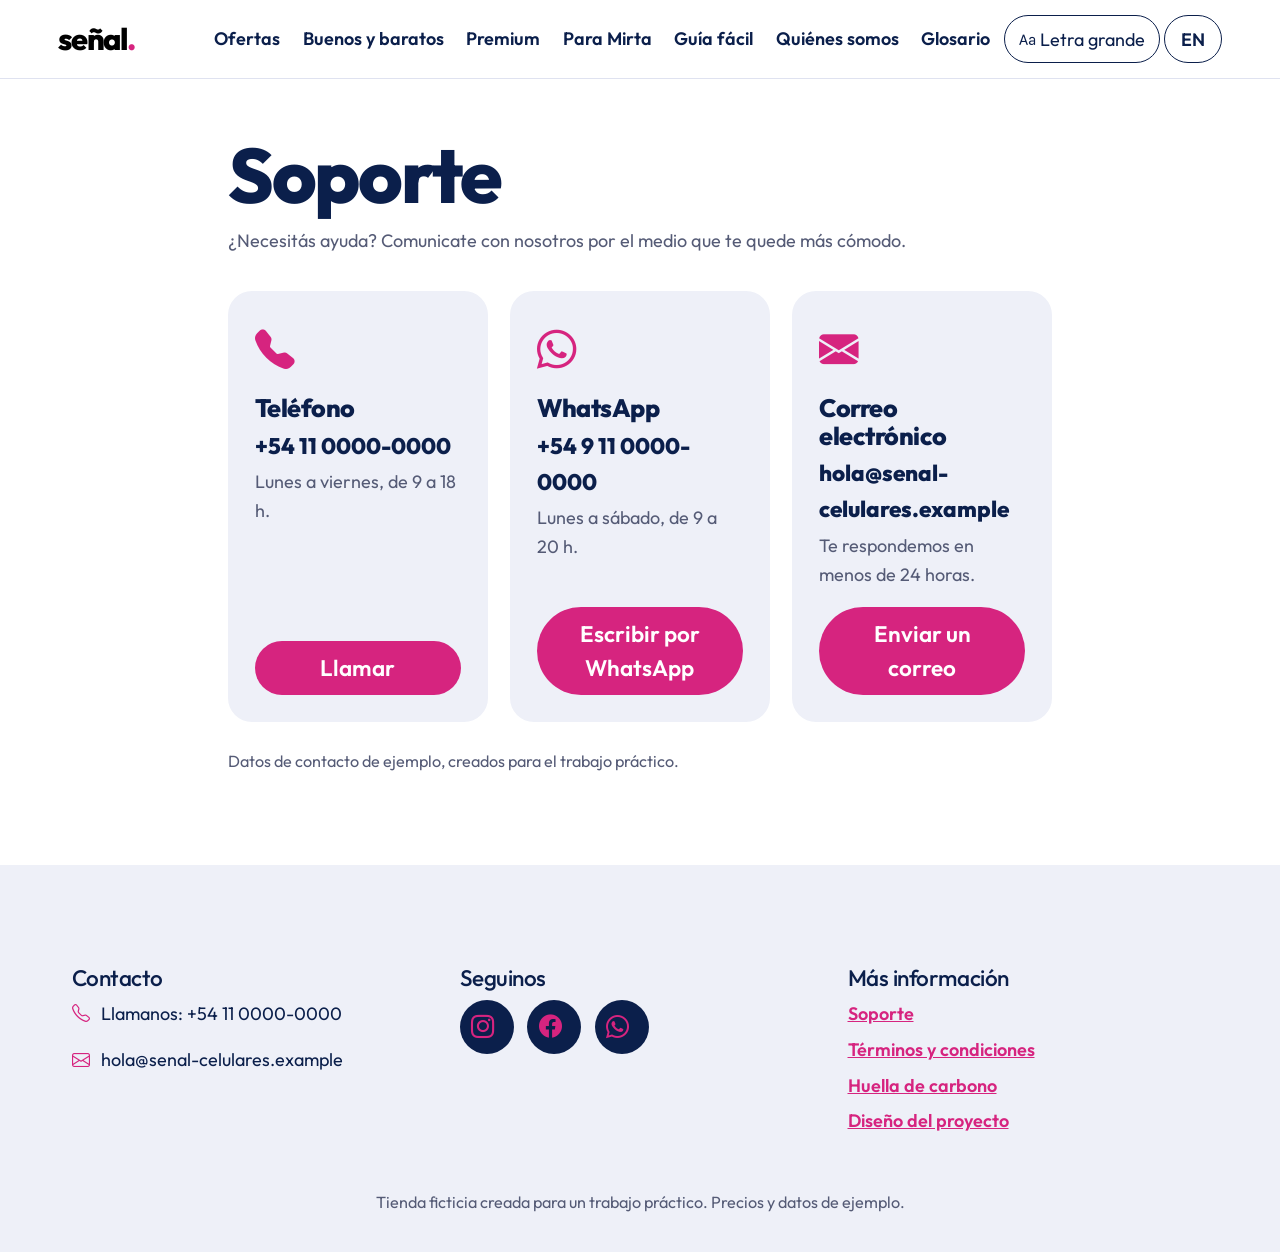
<file: senal-celulares-v/soporte.html>
<!DOCTYPE html>
<html lang="es">
<head>
  <meta charset="UTF-8">
  <meta name="viewport" content="width=device-width, initial-scale=1">
  <title>Soporte | Señal</title>
  <meta name="description" content="Contactos de soporte de Señal: teléfono, WhatsApp y correo electrónico.">
  <link rel="icon" href="img/favicon.svg" type="image/svg+xml">

  <!-- Tipografía externa (Google Fonts): una sola familia con tres pesos, para cargar poco -->
  <link rel="preconnect" href="https://fonts.googleapis.com">
  <link rel="preconnect" href="https://fonts.gstatic.com" crossorigin>
  <link href="https://fonts.googleapis.com/css2?family=Outfit:wght@400;600;800&display=swap" rel="stylesheet">

  <!-- Bootstrap (diseño y componentes) e íconos -->
  <link href="https://cdn.jsdelivr.net/npm/bootstrap@5.3.3/dist/css/bootstrap.min.css" rel="stylesheet">
  <link href="https://cdn.jsdelivr.net/npm/bootstrap-icons@1.11.3/font/bootstrap-icons.min.css" rel="stylesheet">

  <!-- CSS propio: va último para poder sobrescribir a Bootstrap -->
  <link rel="stylesheet" href="css/index.css">
</head>
<body>
  <a class="salto" href="#contenido" data-i18n="salto">Saltar al contenido</a>

  <!-- HEADER semántico con el menú de navegación -->
  <header class="encabezado">
    <nav class="navbar navbar-expand-xl limite" aria-label="Menú principal">
      <a class="navbar-brand marca" href="index.html">señal<span class="punto">.</span></a>
      <button class="navbar-toggler" type="button" data-bs-toggle="collapse" data-bs-target="#menu" aria-controls="menu" aria-expanded="false" aria-label="Abrir menú">
        <span class="navbar-toggler-icon"></span>
      </button>
      <div class="collapse navbar-collapse" id="menu">
        <ul class="navbar-nav ms-auto align-items-xl-center gap-xl-1">
          <li class="nav-item"><a class="nav-link" href="index.html#ofertas" data-i18n="nav_ofertas">Ofertas</a></li>
          <li class="nav-item"><a class="nav-link" href="index.html#baratos" data-i18n="nav_baratos">Buenos y baratos</a></li>
          <li class="nav-item"><a class="nav-link" href="index.html#premium" data-i18n="nav_premium">Premium</a></li>
          <li class="nav-item"><a class="nav-link" href="index.html#para-mirta" data-i18n="nav_mirta">Para Mirta</a></li>
          <li class="nav-item"><a class="nav-link" href="index.html#guia" data-i18n="nav_guia">Guía fácil</a></li>
          <li class="nav-item"><a class="nav-link" href="index.html#quienes-somos" data-i18n="nav_quienes">Quiénes somos</a></li>
          <li class="nav-item"><a class="nav-link" href="index.html#glosario" data-i18n="nav_glosario">Glosario</a></li>
          <li class="nav-item"><button id="letra" class="btn btn-outline-dark rounded-pill" type="button" aria-pressed="false"><i class="bi bi-type" aria-hidden="true"></i> <span data-i18n="letra">Letra grande</span></button></li>
          <li class="nav-item"><button id="idioma" class="btn btn-outline-dark rounded-pill" type="button" aria-label="Cambiar idioma / Change language">EN</button></li>
        </ul>
      </div>
    </nav>
  </header>

  <main id="contenido" class="limite pagina" tabindex="-1">
    <h1 data-i18n="so_t">Soporte</h1>
    <p class="intro" data-i18n="so_p">¿Necesitás ayuda? Comunicate con nosotros por el medio que te quede más cómodo.</p>

    <!-- Solo contactos: tres tarjetas grandes con un botón cada una -->
    <ul class="contactos">
      <li>
        <i class="bi bi-telephone-fill" aria-hidden="true"></i>
        <h2 data-i18n="so_tel">Teléfono</h2>
        <p class="dato">+54 11 0000-0000</p>
        <p data-i18n="so_tel_h">Lunes a viernes, de 9 a 18 h.</p>
        <a class="btn btn-acento btn-lg" href="tel:+541100000000" data-i18n="so_tel_b">Llamar</a>
      </li>
      <li>
        <i class="bi bi-whatsapp" aria-hidden="true"></i>
        <h2>WhatsApp</h2>
        <p class="dato">+54 9 11 0000-0000</p>
        <p data-i18n="so_wa_h">Lunes a sábado, de 9 a 20 h.</p>
        <a class="btn btn-acento btn-lg" href="https://wa.me/5491100000000" target="_blank" rel="noopener" data-i18n="so_wa_b">Escribir por WhatsApp</a>
      </li>
      <li>
        <i class="bi bi-envelope-fill" aria-hidden="true"></i>
        <h2 data-i18n="so_mail">Correo electrónico</h2>
        <p class="dato">hola@senal-celulares.example</p>
        <p data-i18n="so_mail_h">Te respondemos en menos de 24 horas.</p>
        <a class="btn btn-acento btn-lg" href="mailto:hola@senal-celulares.example" data-i18n="so_mail_b">Enviar un correo</a>
      </li>
    </ul>
    <p class="nota" data-i18n="so_nota">Datos de contacto de ejemplo, creados para el trabajo práctico.</p>
  </main>

  <!-- FOOTER semántico: contacto, enlaces a redes sociales y a los términos de uso -->
  <footer id="contacto" class="pie">
    <div class="limite row g-4">
      <div class="col-md-4">
        <h2 class="h5" data-i18n="f_contacto">Contacto</h2>
        <p><i class="bi bi-telephone" aria-hidden="true"></i> <span data-i18n="f_tel">Llamanos: +54 11 0000-0000</span></p>
        <p><i class="bi bi-envelope" aria-hidden="true"></i> hola@senal-celulares.example</p>
      </div>
      <div class="col-md-4">
        <h2 class="h5" data-i18n="f_redes">Seguinos</h2>
        <!-- Enlaces de ejemplo a las redes: reemplazarlos por los perfiles reales -->
        <ul class="redes">
          <li><a href="https://www.instagram.com/" target="_blank" rel="noopener" aria-label="Instagram"><i class="bi bi-instagram"></i></a></li>
          <li><a href="https://www.facebook.com/" target="_blank" rel="noopener" aria-label="Facebook"><i class="bi bi-facebook"></i></a></li>
          <li><a href="https://www.whatsapp.com/" target="_blank" rel="noopener" aria-label="WhatsApp"><i class="bi bi-whatsapp"></i></a></li>
        </ul>
      </div>
      <div class="col-md-4">
        <h2 class="h5" data-i18n="f_info">Más información</h2>
        <ul class="enlaces">
          <li><a href="soporte.html" data-i18n="f_soporte">Soporte</a></li>
          <li><a href="terminos.html" data-i18n="f_terminos">Términos y condiciones</a></li>
          <li><a href="sostenibilidad.html" data-i18n="f_huella">Huella de carbono</a></li>
          <li><a href="diseno.html" data-i18n="f_diseno">Diseño del proyecto</a></li>
        </ul>
      </div>
      <p class="col-12 copy" data-i18n="f_fict">Tienda ficticia creada para un trabajo práctico. Precios y datos de ejemplo.</p>
    </div>
  </footer>

  <!-- Bootstrap JS: menú de celular, ventanas y acordeón -->
  <script src="https://cdn.jsdelivr.net/npm/bootstrap@5.3.3/dist/js/bootstrap.bundle.min.js"></script>
  <script src="js/app.js"></script>
</body>
</html>
</file>
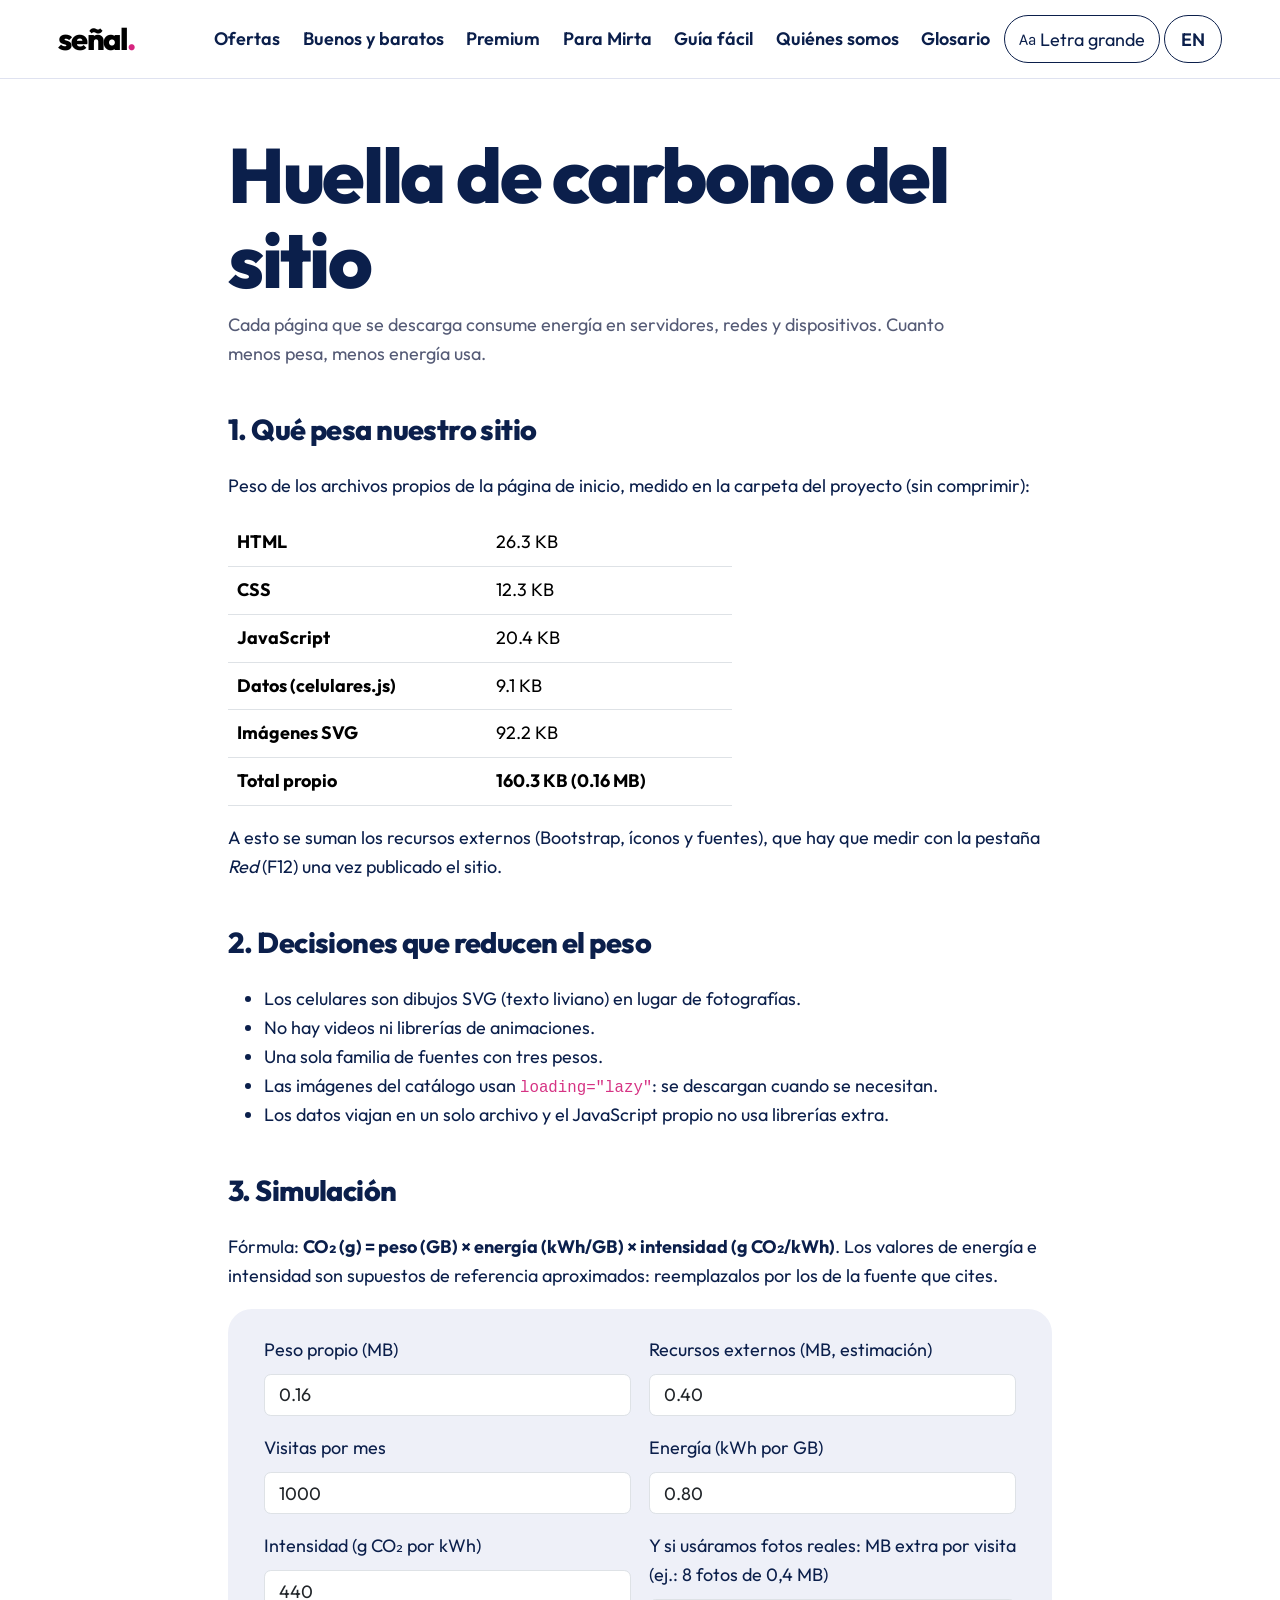
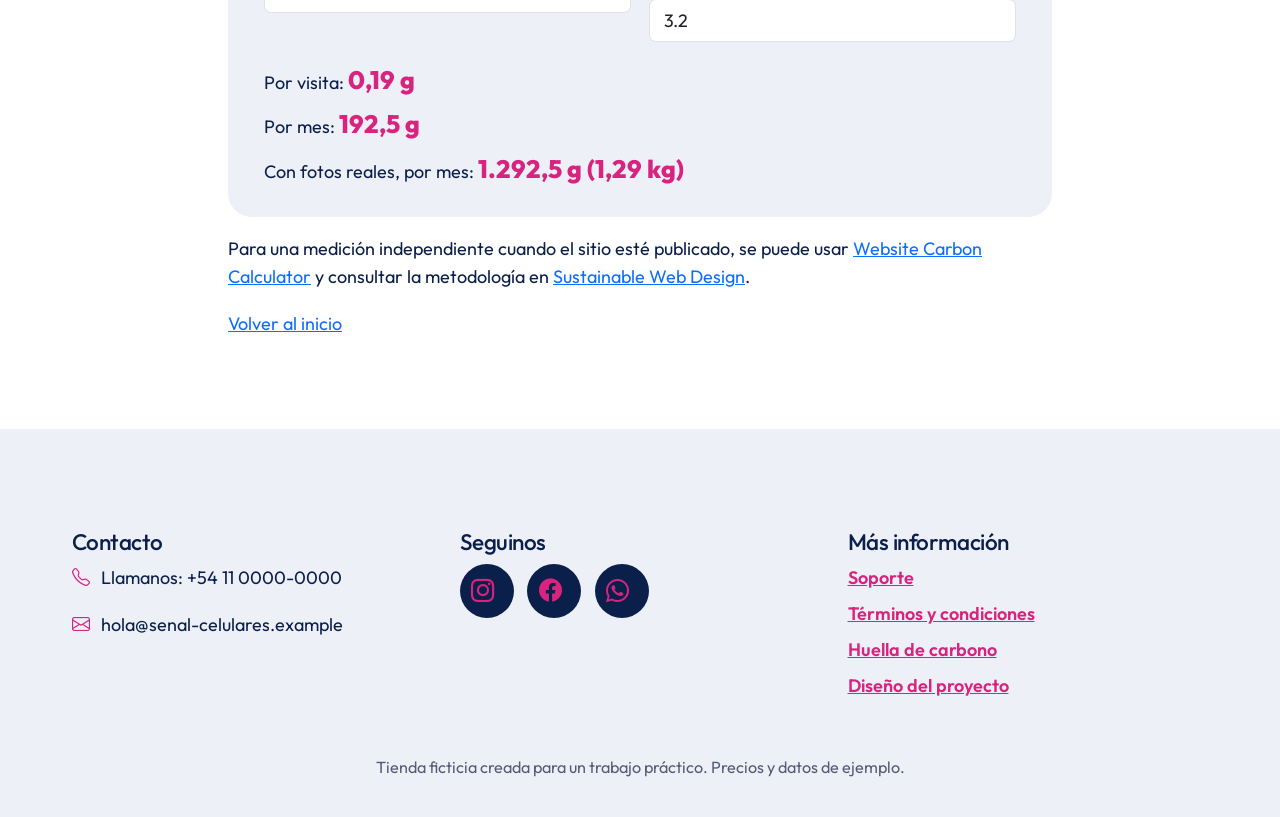
<file: senal-celulares-v/sostenibilidad.html>
<!DOCTYPE html>

<html lang="es">
<head>
<meta charset="utf-8"/>
<meta content="width=device-width, initial-scale=1" name="viewport"/>
<title>Huella de carbono | Señal</title>
<meta content="Informe de huella de carbono del sitio Señal y simulador de emisiones por visita." name="description"/>
<link href="img/favicon.svg" rel="icon" type="image/svg+xml"/>
<!-- Tipografía externa (Google Fonts): una sola familia con tres pesos, para cargar poco -->
<link href="https://fonts.googleapis.com" rel="preconnect"/>
<link crossorigin="" href="https://fonts.gstatic.com" rel="preconnect"/>
<link href="https://fonts.googleapis.com/css2?family=Outfit:wght@400;600;800&amp;display=swap" rel="stylesheet"/>
<!-- Bootstrap (diseño y componentes) e íconos -->
<link href="https://cdn.jsdelivr.net/npm/bootstrap@5.3.3/dist/css/bootstrap.min.css" rel="stylesheet"/>
<link href="https://cdn.jsdelivr.net/npm/bootstrap-icons@1.11.3/font/bootstrap-icons.min.css" rel="stylesheet"/>
<!-- CSS propio: va último para poder sobrescribir a Bootstrap -->
<link href="css/index.css" rel="stylesheet"/>
</head>
<body>
<a class="salto" data-i18n="salto" href="#contenido">Saltar al contenido</a>
<!-- HEADER semántico con el menú de navegación -->
<header class="encabezado">
<nav aria-label="Menú principal" class="navbar navbar-expand-xl limite">
<a class="navbar-brand marca" href="index.html">señal<span class="punto">.</span></a>
<button aria-controls="menu" aria-expanded="false" aria-label="Abrir menú" class="navbar-toggler" data-bs-target="#menu" data-bs-toggle="collapse" type="button">
<span class="navbar-toggler-icon"></span>
</button>
<div class="collapse navbar-collapse" id="menu">
<ul class="navbar-nav ms-auto align-items-xl-center gap-xl-1">
<li class="nav-item"><a class="nav-link" data-i18n="nav_ofertas" href="index.html#ofertas">Ofertas</a></li>
<li class="nav-item"><a class="nav-link" data-i18n="nav_baratos" href="index.html#baratos">Buenos y baratos</a></li>
<li class="nav-item"><a class="nav-link" data-i18n="nav_premium" href="index.html#premium">Premium</a></li>
<li class="nav-item"><a class="nav-link" data-i18n="nav_mirta" href="index.html#para-mirta">Para Mirta</a></li>
<li class="nav-item"><a class="nav-link" data-i18n="nav_guia" href="index.html#guia">Guía fácil</a></li>
<li class="nav-item"><a class="nav-link" data-i18n="nav_quienes" href="index.html#quienes-somos">Quiénes somos</a></li>
<li class="nav-item"><a class="nav-link" data-i18n="nav_glosario" href="index.html#glosario">Glosario</a></li>
<li class="nav-item"><button aria-pressed="false" class="btn btn-outline-dark rounded-pill" id="letra" type="button"><i aria-hidden="true" class="bi bi-type"></i> <span data-i18n="letra">Letra grande</span></button></li>
<li class="nav-item"><button aria-label="Cambiar idioma / Change language" class="btn btn-outline-dark rounded-pill" id="idioma" type="button">EN</button></li>
</ul>
</div>
</nav>
</header>
<main class="limite pagina" id="contenido" tabindex="-1">
<h1 data-i18n="h_t">Huella de carbono del sitio</h1>
<p class="intro" data-i18n="h_p">Cada página que se descarga consume energía en servidores, redes y dispositivos. Cuanto menos pesa, menos energía usa.</p>
<h2 data-i18n="h1_t">1. Qué pesa nuestro sitio</h2>
<p data-i18n="h1_d">Peso de los archivos propios de la página de inicio, medido en la carpeta del proyecto (sin comprimir):</p>
<div class="table-responsive"><table class="table" style="max-width: 28rem;">
<tbody>
<tr><th scope="row">HTML</th><td>26.3 KB</td></tr>
<tr><th scope="row">CSS</th><td>12.3 KB</td></tr>
<tr><th scope="row">JavaScript</th><td>20.4 KB</td></tr>
<tr><th data-i18n="h_datos" scope="row">Datos (celulares.js)</th><td>9.1 KB</td></tr>
<tr><th data-i18n="h_img" scope="row">Imágenes SVG</th><td>92.2 KB</td></tr>
<tr><th data-i18n="h_total" scope="row">Total propio</th><td><strong>160.3 KB (0.16 MB)</strong></td></tr>
</tbody>
</table></div>
<p data-i18n-html="h1_ext">A esto se suman los recursos externos (Bootstrap, íconos y fuentes), que hay que medir con la pestaña <em>Red</em> (F12) una vez publicado el sitio.</p>
<h2 data-i18n="h2_t">2. Decisiones que reducen el peso</h2>
<ul>
<li data-i18n="h2_a">Los celulares son dibujos SVG (texto liviano) en lugar de fotografías.</li>
<li data-i18n="h2_b">No hay videos ni librerías de animaciones.</li>
<li data-i18n="h2_c">Una sola familia de fuentes con tres pesos.</li>
<li data-i18n-html="h2_d">Las imágenes del catálogo usan <code>loading="lazy"</code>: se descargan cuando se necesitan.</li>
<li data-i18n="h2_e">Los datos viajan en un solo archivo y el JavaScript propio no usa librerías extra.</li>
</ul>
<h2 data-i18n="h3_t">3. Simulación</h2>
<p data-i18n-html="h3_f">Fórmula: <strong>CO₂ (g) = peso (GB) × energía (kWh/GB) × intensidad (g CO₂/kWh)</strong>. Los valores de energía e intensidad son supuestos de referencia aproximados: reemplazalos por los de la fuente que cites.</p>
<div class="simulador">
<div class="row g-3">
<div class="col-sm-6"><label class="form-label" data-i18n="h_l1" for="h-propio">Peso propio (MB)</label><input class="form-control" id="h-propio" min="0" step="0.01" type="number" value="0.16"/></div>
<div class="col-sm-6"><label class="form-label" data-i18n="h_l2" for="h-externo">Recursos externos (MB, estimación)</label><input class="form-control" id="h-externo" min="0" step="0.01" type="number" value="0.40"/></div>
<div class="col-sm-6"><label class="form-label" data-i18n="h_l3" for="h-visitas">Visitas por mes</label><input class="form-control" id="h-visitas" min="0" step="1" type="number" value="1000"/></div>
<div class="col-sm-6"><label class="form-label" data-i18n="h_l4" for="h-kwh">Energía (kWh por GB)</label><input class="form-control" id="h-kwh" min="0" step="0.01" type="number" value="0.80"/></div>
<div class="col-sm-6"><label class="form-label" data-i18n="h_l5" for="h-g">Intensidad (g CO₂ por kWh)</label><input class="form-control" id="h-g" min="0" step="1" type="number" value="440"/></div>
<div class="col-sm-6"><label class="form-label" data-i18n="h_l6" for="h-fotos">Y si usáramos fotos reales: MB extra por visita (ej.: 8 fotos de 0,4 MB)</label><input class="form-control" id="h-fotos" min="0" step="0.1" type="number" value="3.2"/></div>
</div>
<p class="mt-3 mb-1"><span data-i18n="h_rv">Por visita:</span> <span class="resultado-huella" id="r-visita" role="status">-</span></p>
<p class="mb-1"><span data-i18n="h_rm">Por mes:</span> <span class="resultado-huella" id="r-mes" role="status">-</span></p>
<p class="mb-0"><span data-i18n="h_rf">Con fotos reales, por mes:</span> <span class="resultado-huella" id="r-fotos" role="status">-</span></p>
</div>
<p class="mt-3" data-i18n-html="h_med">Para una medición independiente cuando el sitio esté publicado, se puede usar <a href="https://www.websitecarbon.com/" rel="noopener" target="_blank">Website Carbon Calculator</a> y consultar la metodología en <a href="https://sustainablewebdesign.org/" rel="noopener" target="_blank">Sustainable Web Design</a>.</p>
<p><a data-i18n="volver" href="index.html">Volver al inicio</a></p>
</main>
<!-- FOOTER semántico: contacto, enlaces a redes sociales y a los términos de uso -->
<footer class="pie" id="contacto">
<div class="limite row g-4">
<div class="col-md-4">
<h2 class="h5" data-i18n="f_contacto">Contacto</h2>
<p><i aria-hidden="true" class="bi bi-telephone"></i> <span data-i18n="f_tel">Llamanos: +54 11 0000-0000</span></p>
<p><i aria-hidden="true" class="bi bi-envelope"></i> hola@senal-celulares.example</p>
</div>
<div class="col-md-4">
<h2 class="h5" data-i18n="f_redes">Seguinos</h2>
<!-- Enlaces de ejemplo a las redes: reemplazarlos por los perfiles reales -->
<ul class="redes">
<li><a aria-label="Instagram" href="https://www.instagram.com/" rel="noopener" target="_blank"><i class="bi bi-instagram"></i></a></li>
<li><a aria-label="Facebook" href="https://www.facebook.com/" rel="noopener" target="_blank"><i class="bi bi-facebook"></i></a></li>
<li><a aria-label="WhatsApp" href="https://www.whatsapp.com/" rel="noopener" target="_blank"><i class="bi bi-whatsapp"></i></a></li>
</ul>
</div>
<div class="col-md-4">
<h2 class="h5" data-i18n="f_info">Más información</h2>
<ul class="enlaces">
<li><a data-i18n="f_soporte" href="soporte.html">Soporte</a></li>
<li><a data-i18n="f_terminos" href="terminos.html">Términos y condiciones</a></li>
<li><a data-i18n="f_huella" href="sostenibilidad.html">Huella de carbono</a></li>
<li><a data-i18n="f_diseno" href="diseno.html">Diseño del proyecto</a></li>
</ul>
</div>
<p class="col-12 copy" data-i18n="f_fict">Tienda ficticia creada para un trabajo práctico. Precios y datos de ejemplo.</p>
</div>
</footer>
<!-- Bootstrap JS: menú de celular, ventanas y acordeón -->
<script src="https://cdn.jsdelivr.net/npm/bootstrap@5.3.3/dist/js/bootstrap.bundle.min.js"></script>
<script src="js/huella.js"></script>
<script src="js/app.js"></script>
</body>
</html>
</file>
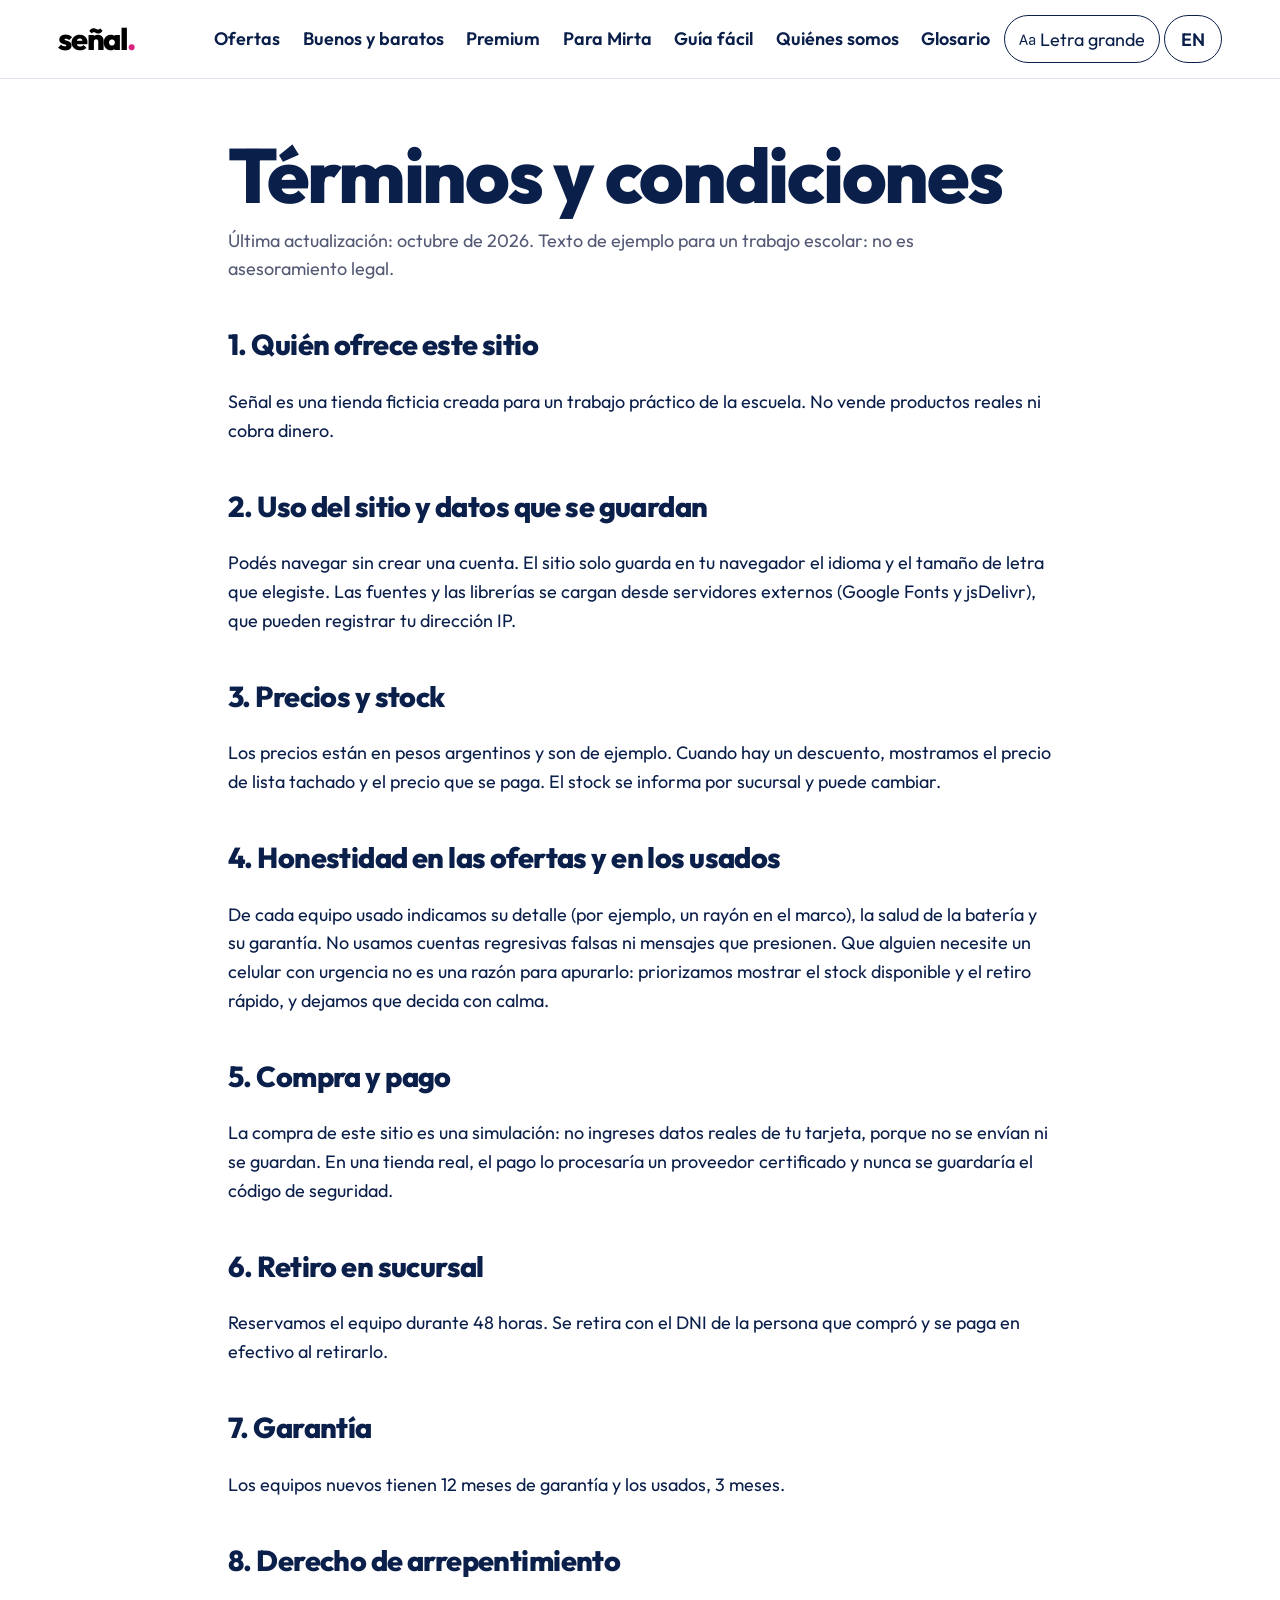
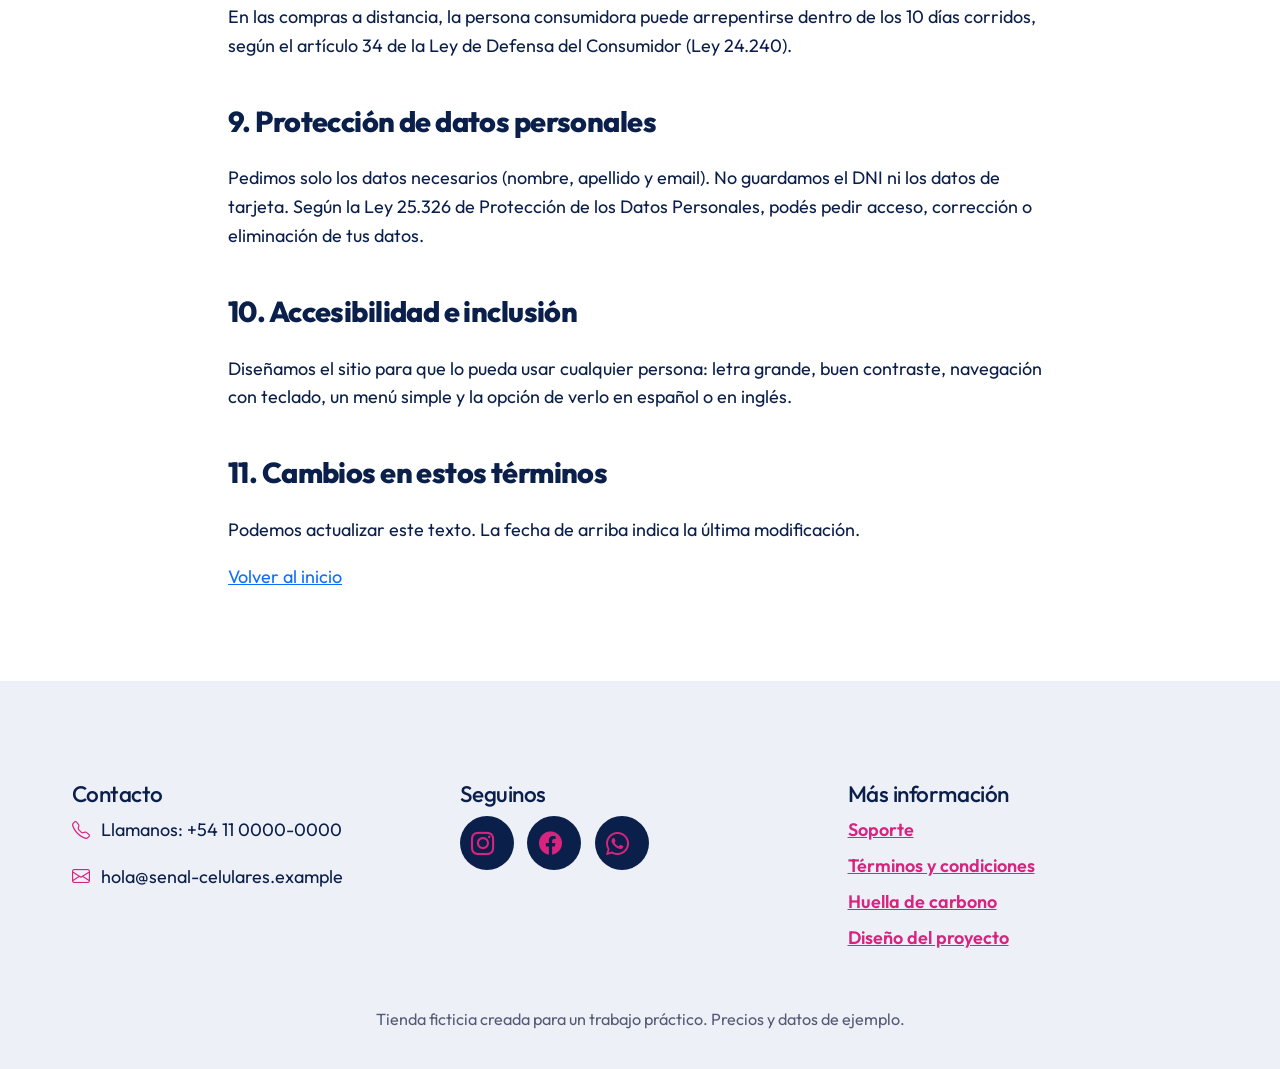
<file: senal-celulares-v/terminos.html>
<!DOCTYPE html>

<html lang="es">
<head>
<meta charset="utf-8"/>
<meta content="width=device-width, initial-scale=1" name="viewport"/>
<title>Términos y condiciones | Señal</title>
<meta content="Términos y condiciones de uso del sitio Señal: precios, compra, garantía, arrepentimiento y datos personales." name="description"/>
<link href="img/favicon.svg" rel="icon" type="image/svg+xml"/>
<!-- Tipografía externa (Google Fonts): una sola familia con tres pesos, para cargar poco -->
<link href="https://fonts.googleapis.com" rel="preconnect"/>
<link crossorigin="" href="https://fonts.gstatic.com" rel="preconnect"/>
<link href="https://fonts.googleapis.com/css2?family=Outfit:wght@400;600;800&amp;display=swap" rel="stylesheet"/>
<!-- Bootstrap (diseño y componentes) e íconos -->
<link href="https://cdn.jsdelivr.net/npm/bootstrap@5.3.3/dist/css/bootstrap.min.css" rel="stylesheet"/>
<link href="https://cdn.jsdelivr.net/npm/bootstrap-icons@1.11.3/font/bootstrap-icons.min.css" rel="stylesheet"/>
<!-- CSS propio: va último para poder sobrescribir a Bootstrap -->
<link href="css/index.css" rel="stylesheet"/>
</head>
<body>
<a class="salto" data-i18n="salto" href="#contenido">Saltar al contenido</a>
<!-- HEADER semántico con el menú de navegación -->
<header class="encabezado">
<nav aria-label="Menú principal" class="navbar navbar-expand-xl limite">
<a class="navbar-brand marca" href="index.html">señal<span class="punto">.</span></a>
<button aria-controls="menu" aria-expanded="false" aria-label="Abrir menú" class="navbar-toggler" data-bs-target="#menu" data-bs-toggle="collapse" type="button">
<span class="navbar-toggler-icon"></span>
</button>
<div class="collapse navbar-collapse" id="menu">
<ul class="navbar-nav ms-auto align-items-xl-center gap-xl-1">
<li class="nav-item"><a class="nav-link" data-i18n="nav_ofertas" href="index.html#ofertas">Ofertas</a></li>
<li class="nav-item"><a class="nav-link" data-i18n="nav_baratos" href="index.html#baratos">Buenos y baratos</a></li>
<li class="nav-item"><a class="nav-link" data-i18n="nav_premium" href="index.html#premium">Premium</a></li>
<li class="nav-item"><a class="nav-link" data-i18n="nav_mirta" href="index.html#para-mirta">Para Mirta</a></li>
<li class="nav-item"><a class="nav-link" data-i18n="nav_guia" href="index.html#guia">Guía fácil</a></li>
<li class="nav-item"><a class="nav-link" data-i18n="nav_quienes" href="index.html#quienes-somos">Quiénes somos</a></li>
<li class="nav-item"><a class="nav-link" data-i18n="nav_glosario" href="index.html#glosario">Glosario</a></li>
<li class="nav-item"><button aria-pressed="false" class="btn btn-outline-dark rounded-pill" id="letra" type="button"><i aria-hidden="true" class="bi bi-type"></i> <span data-i18n="letra">Letra grande</span></button></li>
<li class="nav-item"><button aria-label="Cambiar idioma / Change language" class="btn btn-outline-dark rounded-pill" id="idioma" type="button">EN</button></li>
</ul>
</div>
</nav>
</header>
<main class="limite pagina" id="contenido" tabindex="-1">
<h1 data-i18n="t_t">Términos y condiciones</h1>
<p class="intro" data-i18n="t_p">Última actualización: octubre de 2026. Texto de ejemplo para un trabajo escolar: no es asesoramiento legal.</p>
<h2 data-i18n="t1_t">1. Quién ofrece este sitio</h2>
<p data-i18n="t1_d">Señal es una tienda ficticia creada para un trabajo práctico de la escuela. No vende productos reales ni cobra dinero.</p>
<h2 data-i18n="t2_t">2. Uso del sitio y datos que se guardan</h2>
<p data-i18n="t2_d">Podés navegar sin crear una cuenta. El sitio solo guarda en tu navegador el idioma y el tamaño de letra que elegiste. Las fuentes y las librerías se cargan desde servidores externos (Google Fonts y jsDelivr), que pueden registrar tu dirección IP.</p>
<h2 data-i18n="t3_t">3. Precios y stock</h2>
<p data-i18n="t3_d">Los precios están en pesos argentinos y son de ejemplo. Cuando hay un descuento, mostramos el precio de lista tachado y el precio que se paga. El stock se informa por sucursal y puede cambiar.</p>
<h2 data-i18n="t4_t">4. Honestidad en las ofertas y en los usados</h2>
<p data-i18n="t4_d">De cada equipo usado indicamos su detalle (por ejemplo, un rayón en el marco), la salud de la batería y su garantía. No usamos cuentas regresivas falsas ni mensajes que presionen. Que alguien necesite un celular con urgencia no es una razón para apurarlo: priorizamos mostrar el stock disponible y el retiro rápido, y dejamos que decida con calma.</p>
<h2 data-i18n="t5_t">5. Compra y pago</h2>
<p data-i18n="t5_d">La compra de este sitio es una simulación: no ingreses datos reales de tu tarjeta, porque no se envían ni se guardan. En una tienda real, el pago lo procesaría un proveedor certificado y nunca se guardaría el código de seguridad.</p>
<h2 data-i18n="t6_t">6. Retiro en sucursal</h2>
<p data-i18n="t6_d">Reservamos el equipo durante 48 horas. Se retira con el DNI de la persona que compró y se paga en efectivo al retirarlo.</p>
<h2 data-i18n="t7_t">7. Garantía</h2>
<p data-i18n="t7_d">Los equipos nuevos tienen 12 meses de garantía y los usados, 3 meses.</p>
<h2 data-i18n="t8_t">8. Derecho de arrepentimiento</h2>
<p data-i18n="t8_d">En las compras a distancia, la persona consumidora puede arrepentirse dentro de los 10 días corridos, según el artículo 34 de la Ley de Defensa del Consumidor (Ley 24.240).</p>
<h2 data-i18n="t9_t">9. Protección de datos personales</h2>
<p data-i18n="t9_d">Pedimos solo los datos necesarios (nombre, apellido y email). No guardamos el DNI ni los datos de tarjeta. Según la Ley 25.326 de Protección de los Datos Personales, podés pedir acceso, corrección o eliminación de tus datos.</p>
<h2 data-i18n="t10_t">10. Accesibilidad e inclusión</h2>
<p data-i18n="t10_d">Diseñamos el sitio para que lo pueda usar cualquier persona: letra grande, buen contraste, navegación con teclado, un menú simple y la opción de verlo en español o en inglés.</p>
<h2 data-i18n="t11_t">11. Cambios en estos términos</h2>
<p data-i18n="t11_d">Podemos actualizar este texto. La fecha de arriba indica la última modificación.</p>
<p><a data-i18n="volver" href="index.html">Volver al inicio</a></p>
</main>
<!-- FOOTER semántico: contacto, enlaces a redes sociales y a los términos de uso -->
<footer class="pie" id="contacto">
<div class="limite row g-4">
<div class="col-md-4">
<h2 class="h5" data-i18n="f_contacto">Contacto</h2>
<p><i aria-hidden="true" class="bi bi-telephone"></i> <span data-i18n="f_tel">Llamanos: +54 11 0000-0000</span></p>
<p><i aria-hidden="true" class="bi bi-envelope"></i> hola@senal-celulares.example</p>
</div>
<div class="col-md-4">
<h2 class="h5" data-i18n="f_redes">Seguinos</h2>
<!-- Enlaces de ejemplo a las redes: reemplazarlos por los perfiles reales -->
<ul class="redes">
<li><a aria-label="Instagram" href="https://www.instagram.com/" rel="noopener" target="_blank"><i class="bi bi-instagram"></i></a></li>
<li><a aria-label="Facebook" href="https://www.facebook.com/" rel="noopener" target="_blank"><i class="bi bi-facebook"></i></a></li>
<li><a aria-label="WhatsApp" href="https://www.whatsapp.com/" rel="noopener" target="_blank"><i class="bi bi-whatsapp"></i></a></li>
</ul>
</div>
<div class="col-md-4">
<h2 class="h5" data-i18n="f_info">Más información</h2>
<ul class="enlaces">
<li><a data-i18n="f_soporte" href="soporte.html">Soporte</a></li>
<li><a data-i18n="f_terminos" href="terminos.html">Términos y condiciones</a></li>
<li><a data-i18n="f_huella" href="sostenibilidad.html">Huella de carbono</a></li>
<li><a data-i18n="f_diseno" href="diseno.html">Diseño del proyecto</a></li>
</ul>
</div>
<p class="col-12 copy" data-i18n="f_fict">Tienda ficticia creada para un trabajo práctico. Precios y datos de ejemplo.</p>
</div>
</footer>
<!-- Bootstrap JS: menú de celular, ventanas y acordeón -->
<script src="https://cdn.jsdelivr.net/npm/bootstrap@5.3.3/dist/js/bootstrap.bundle.min.js"></script>
<script src="js/app.js"></script>
</body>
</html>
</file>
<file: senal-celulares-v/css/index.css>
/* =====================================================
   SEÑAL - Tienda de celulares (versión 5, proyecto integrador)
   Diseño: limpio, de letra grande y alto contraste, pensado para
   personas que necesitan elegir un celular rápido y sin vueltas.
   Orden del archivo: base > componentes > secciones > responsive.
   ===================================================== */

/* UNIDAD 3.3 - Paleta de colores (variables reutilizables) */
:root {
  --acento: #d6247f;
  --acento-oscuro: #a8165f;
  --marino: #0b1f4b;
  --humo: #eef0f8;
  --gris: #555b76;
  --blanco: #ffffff;
}

/* UNIDAD 6.2 - box-sizing: el padding y el borde no agrandan las cajas */
*, *::before, *::after { box-sizing: border-box; }

html { scroll-behavior: smooth; font-size: 112.5%; }   /* 18 px en vez de 16 px: lectura más cómoda */

/* UNIDAD 4.1 / 4.2 - Tipografía (Outfit, desde Google Fonts) */
body {
  font-family: 'Outfit', sans-serif;
  color: var(--marino);
  background: var(--blanco);
  line-height: 1.6;
}

h1, h2, h3, h4 { font-weight: 800; letter-spacing: -0.02em; line-height: 1.1; }
h1 { font-size: clamp(2.4rem, 6vw, 4.4rem); letter-spacing: -0.03em; }
h2 { font-size: clamp(1.8rem, 4vw, 2.6rem); margin-bottom: 1.5rem; }
h3, h4 { font-size: 1.25rem; }

/* UNIDAD 6.3 - Contenedor límite: el sitio no se estira en pantallas grandes */
.limite { max-width: 1200px; margin: 0 auto; padding-left: 1rem; padding-right: 1rem; }

/* UNIDAD 6.1 - margin y padding de las secciones */
.seccion { padding-top: 4rem; padding-bottom: 4rem; }
.fondo-humo { background: var(--humo); }

/* UNIDAD 3.4 - Clases propias que sobrescriben a Bootstrap (se cargan después) */
.btn-acento {
  background: var(--acento);
  color: var(--blanco);
  border: 0;
  border-radius: 999px;
  font-weight: 600;
  padding: 0.55rem 1.4rem;
  transition: background 0.25s, transform 0.25s;
}
.btn-acento:hover { background: var(--acento-oscuro); color: var(--blanco); transform: translateY(-2px); }

/* Accesibilidad: foco visible para quien navega con teclado */
a:focus-visible, .btn:focus-visible, .form-control:focus-visible {
  outline: 3px solid var(--marino);
  outline-offset: 3px;
}

/* ---------- Encabezado ---------- */
.encabezado {
  position: sticky;            /* UNIDAD 6.4 - queda fijo al hacer scroll */
  top: 0;
  z-index: 1030;
  background: var(--blanco);
  border-bottom: 1px solid #dfe2f0;
}
.marca { font-size: 1.7rem; font-weight: 800; letter-spacing: -0.04em; }
.punto { color: var(--acento); }
.nav-link { font-weight: 600; color: var(--marino); }
.nav-link:hover { color: var(--acento); }

/* ---------- Hero: UNIDAD 7 grilla de 2 columnas ---------- */
.hero {
  display: grid;
  grid-template-columns: 1.1fr 0.9fr;
  align-items: center;
  gap: 2rem;
  padding-top: 4rem;
  padding-bottom: 4rem;
}
.hero-bajada { font-size: 1.25rem; color: var(--gris); max-width: 32ch; margin-top: 1.25rem; }

/* UNIDAD 6.4 - position: relative en el padre, absolute en los hijos */
.hero-imagen { position: relative; display: flex; justify-content: center; align-items: center; min-height: 460px; }
.hero-imagen::before {
  content: "";
  position: absolute;
  width: 82%;
  aspect-ratio: 1;
  border-radius: 50%;
  background: var(--acento);
}
.hero-imagen img { position: relative; z-index: 1; height: 440px; width: auto; filter: drop-shadow(0 20px 30px rgba(0, 0, 0, 0.3)); }
.hero-sello {
  position: absolute;
  z-index: 2;
  left: 0;
  bottom: 8%;
  background: var(--marino);
  color: var(--blanco);
  font-weight: 600;
  padding: 0.6rem 1.1rem;
  border-radius: 999px;
}

/* ---------- Categorías: UNIDAD 5 flexbox ---------- */
.categorias {
  display: flex;
  flex-wrap: wrap;
  justify-content: center;
  align-items: center;
  gap: 0.75rem;
  list-style: none;
  padding: 0;
  margin: 0;
}
.categorias a {
  display: flex;
  align-items: center;
  gap: 0.5rem;
  padding: 0.75rem 1.5rem;
  border-radius: 999px;
  background: var(--humo);
  color: var(--marino);
  font-weight: 600;
  text-decoration: none;
  transition: background 0.25s, color 0.25s, transform 0.25s;   /* UNIDAD 8.3 */
}
/* UNIDAD 8.1 :hover + 8.2 transform */
.categorias a:hover { background: var(--acento); color: var(--blanco); transform: translateY(-3px); }

/* ---------- Tarjetas: UNIDAD 9.3 (Bootstrap) + 8.1 / 8.2 / 8.3 ---------- */
.tarjeta {
  position: relative;
  border: 0;
  border-radius: 24px;
  overflow: hidden;
  transition: transform 0.3s, box-shadow 0.3s;
}
.tarjeta:hover { transform: translateY(-8px); box-shadow: 0 18px 32px rgba(11, 31, 75, 0.2); }
.tarjeta-imagen { display: flex; justify-content: center; background: #e3e6f5; padding: 1.5rem; }
.tarjeta-imagen img { height: 220px; width: auto; transition: transform 0.4s; }
.tarjeta:hover .tarjeta-imagen img { transform: scale(1.06) rotate(-3deg); }
.card-text { color: var(--gris); }
.precio { font-size: 1.5rem; font-weight: 800; }
.precio small { display: block; font-size: 0.85rem; font-weight: 400; color: var(--gris); }
.nota { margin-top: 1.5rem; font-size: 0.9rem; color: var(--gris); }


/* ---------- Promo: UNIDAD 6.4 position absolute ---------- */
.promo {
  position: relative;
  overflow: hidden;
  background: var(--marino);
  color: var(--blanco);
  border-radius: 32px;
  padding: 3rem;
}
.promo::after {
  content: "";
  position: absolute;
  top: -70px;
  right: -70px;
  width: 280px;
  height: 280px;
  border-radius: 50%;
  background: var(--acento);
}
.promo > * { position: relative; z-index: 1; }
.promo p { max-width: 42ch; }

/* ---------- Pie de página ---------- */
.pie { background: var(--humo); padding: 4rem 0 2rem; }
.pie i { color: var(--acento); margin-right: 0.4rem; }
.pie a { color: var(--acento); font-weight: 600; }
.form-control:focus { border-color: var(--acento); box-shadow: 0 0 0 0.2rem rgba(214, 36, 127, 0.25); }
.copy { text-align: center; color: var(--gris); font-size: 0.9rem; margin: 2rem 0 0; }

/* ---------- UNIDAD 5.3 / 7.4 - Media queries (diseño responsivo) ---------- */
@media (max-width: 768px) {
  .hero { grid-template-columns: 1fr; text-align: center; padding-top: 2rem; }
  .hero-bajada { margin-left: auto; margin-right: auto; }
  .hero-imagen { min-height: 380px; }
  .hero-imagen img { height: 360px; }
  .hero-sello { left: 50%; transform: translateX(-50%); white-space: nowrap; }
  .promo { padding: 2rem; }
}

/* Respeta a quienes desactivan las animaciones en su dispositivo */
@media (prefers-reduced-motion: reduce) {
  * { transition: none !important; animation: none !important; scroll-behavior: auto !important; }
}

/* ---------- Botón secundario y ventanas (modales) ---------- */
.btn-outline-dark {
  --bs-btn-color: var(--marino);
  --bs-btn-border-color: var(--marino);
  --bs-btn-hover-bg: var(--marino);
  --bs-btn-hover-border-color: var(--marino);
  --bs-btn-active-bg: var(--marino);
}
.detalle { border: 0; border-radius: 28px; }
.detalle .modal-title { margin: 0; font-size: 1.8rem; }
.detalle-imagen { display: flex; justify-content: center; background: #e3e6f5; border-radius: 20px; padding: 1.5rem; }
.detalle-imagen img { height: 300px; width: auto; max-width: 100%; }
.detalle-precio { font-size: 1.6rem; font-weight: 800; color: var(--acento); }
.detalle-tabla th { color: var(--gris); font-weight: 600; }
#detalle-specs th { width: 36%; }
.detalle .modal-footer { border-top: 0; }

/* ---------- Etiquetas, resumen de compra y acordeón ---------- */
.etiqueta { position: absolute; top: 1rem; left: 1rem; z-index: 2; background: var(--acento); color: var(--blanco); font-weight: 600; font-size: 0.85rem; padding: 0.2rem 0.8rem; border-radius: 999px; }
.etiqueta-usado { background: var(--marino); }
.precio s { font-size: 1rem; font-weight: 400; color: var(--gris); }
.intro { color: var(--gris); max-width: 60ch; margin-bottom: 1.5rem; }
.resumen { background: var(--humo); border-radius: 16px; padding: 1rem 1.25rem; }
.form-check-input:checked { background-color: var(--acento); border-color: var(--acento); }
.accordion-button:not(.collapsed) { background: var(--humo); color: var(--marino); }
.accordion-button:focus { border-color: var(--acento); box-shadow: 0 0 0 0.2rem rgba(214, 36, 127, 0.25); }


/* ---------- Accesibilidad: enlace para saltar al contenido ---------- */
.salto { position: absolute; left: -999px; top: 0.5rem; background: var(--marino); color: var(--blanco); padding: 0.6rem 1rem; border-radius: 8px; z-index: 2000; }
.salto:focus { left: 0.5rem; }

/* ---------- Idioma y buscador ---------- */
#idioma { font-weight: 600; min-width: 3.2rem; }
.buscador { margin-top: 1.5rem; max-width: 32rem; }
.buscador .form-control { border: 2px solid var(--marino); border-radius: 999px; padding-left: 1.25rem; }
.hero .categorias { justify-content: flex-start; margin-top: 1.25rem; }
.vacio { text-align: center; color: var(--gris); padding: 2rem 1rem; font-size: 1.1rem; }

/* ---------- Páginas de texto (términos, diseño, huella) ---------- */
.pagina { padding-top: 3rem; padding-bottom: 4rem; max-width: 860px; }
.pagina h2 { font-size: 1.6rem; margin-top: 2.5rem; }
.pagina h3 { margin-top: 1.5rem; }
.persona { background: var(--humo); border-radius: 24px; padding: 1.5rem 2rem; }
.wireframes { display: flex; flex-wrap: wrap; gap: 1.5rem; align-items: flex-start; }
.wireframes img { max-width: 100%; height: auto; border: 1px solid #dfe2f0; border-radius: 12px; background: var(--blanco); }
.simulador { background: var(--humo); border-radius: 24px; padding: 1.5rem 2rem; }
.resultado-huella { font-size: 1.4rem; font-weight: 800; color: var(--acento); }

/* ---------- Glosario ---------- */
.tabla-glosario thead th { background: var(--marino); color: var(--blanco); }   /* solo la fila de títulos */
.tabla-glosario td, .tabla-glosario th { padding: 0.75rem; vertical-align: top; text-align: left; }
.tabla-glosario tbody th { width: 35%; background: var(--blanco); color: var(--marino); font-weight: 700; }   /* el término de cada fila */

/* ---------- Pie de página: redes ---------- */
.redes { display: flex; gap: 0.75rem; list-style: none; padding: 0; margin: 0; }
.redes a { display: flex; align-items: center; justify-content: center; width: 3rem; height: 3rem; border-radius: 50%; background: var(--marino); color: var(--blanco); font-size: 1.3rem; transition: background 0.25s, transform 0.25s; }
.redes a:hover { background: var(--acento); transform: translateY(-3px); }
.pie ul.enlaces { list-style: none; padding: 0; }
.pie ul.enlaces li { margin-bottom: 0.4rem; }

/* ---------- Para Mirta: explicación simple y grande ---------- */
html.letra-grande { font-size: 131.25%; }      /* botón "Letra grande": 21 px en vez de 18 px */
.btn { min-height: 48px; }                     /* botones fáciles de tocar con el dedo */
.mirta { border: 3px solid var(--marino); border-radius: 32px; padding: 2rem; }
.mirta-lead { font-size: 1.2rem; max-width: 50ch; }
.mirta-respuesta { display: flex; align-items: center; gap: 0.6rem; background: var(--marino); color: var(--blanco); font-size: 1.2rem; font-weight: 600; border-radius: 16px; padding: 1rem 1.25rem; }
.mirta-respuesta i { font-size: 1.8rem; color: var(--acento); }
.mirta h3 { margin-top: 2rem; }
.necesidades, .guia { list-style: none; padding: 0; margin: 1.25rem 0 0; }
.necesidades { display: grid; grid-template-columns: repeat(2, 1fr); gap: 1rem; }
.necesidades li, .guia li { display: flex; gap: 1rem; align-items: flex-start; background: var(--humo); border-radius: 20px; padding: 1.25rem; }
.necesidades i { font-size: 1.8rem; color: var(--acento); line-height: 1; }
.necesidades p, .guia p { margin: 0.3rem 0 0; color: var(--gris); }
.mirta-botones { display: flex; flex-wrap: wrap; gap: 0.75rem; margin-top: 1.5rem; }

/* Guía fácil: cada paso con su número grande (contador de CSS) */
.guia { counter-reset: paso; display: grid; gap: 1rem; max-width: 760px; }
.guia li { background: var(--blanco); counter-increment: paso; }
.guia li::before { content: counter(paso); flex: 0 0 3rem; height: 3rem; border-radius: 50%; background: var(--marino); color: var(--blanco); font-size: 1.5rem; font-weight: 800; display: flex; align-items: center; justify-content: center; }
.guia i { font-size: 1.8rem; color: var(--acento); line-height: 1; margin-top: 0.5rem; }
.guia-ayuda { margin-top: 1.25rem; font-size: 1.15rem; font-weight: 600; }

/* Tarjeta recomendada para Mirta */
.tarjeta.recomendada { outline: 4px solid var(--marino); outline-offset: -4px; }
.etiqueta-recomendado { background: var(--marino); right: 1rem; text-align: center; }
.motivo { background: var(--humo); border-left: 4px solid var(--acento); border-radius: 8px; padding: 0.6rem 0.8rem; font-size: 0.95rem; }

@media (max-width: 768px) {
  .necesidades { grid-template-columns: 1fr; }
  .mirta { padding: 1.25rem; }
  .mirta-botones .btn { width: 100%; }
}


/* ---------- Soporte: tres contactos grandes en grilla (1 columna en el celular) ---------- */
.contactos { list-style: none; padding: 0; margin: 2rem 0 1rem; display: grid; grid-template-columns: repeat(3, 1fr); gap: 1.25rem; }
.contactos li { display: flex; flex-direction: column; align-items: flex-start; background: var(--humo); border-radius: 24px; padding: 1.5rem; }
.contactos i { font-size: 2.2rem; color: var(--acento); }
.contactos h2 { font-size: 1.4rem; margin: 0.75rem 0 0.25rem; }
.contactos .dato { font-size: 1.25rem; font-weight: 800; color: var(--marino); margin-bottom: 0.25rem; overflow-wrap: anywhere; }
.contactos p { color: var(--gris); }
.contactos .btn { margin-top: auto; width: 100%; }
.guia-ayuda a { color: var(--acento); }
@media (max-width: 991px) { .contactos { grid-template-columns: 1fr; } }
</file>
